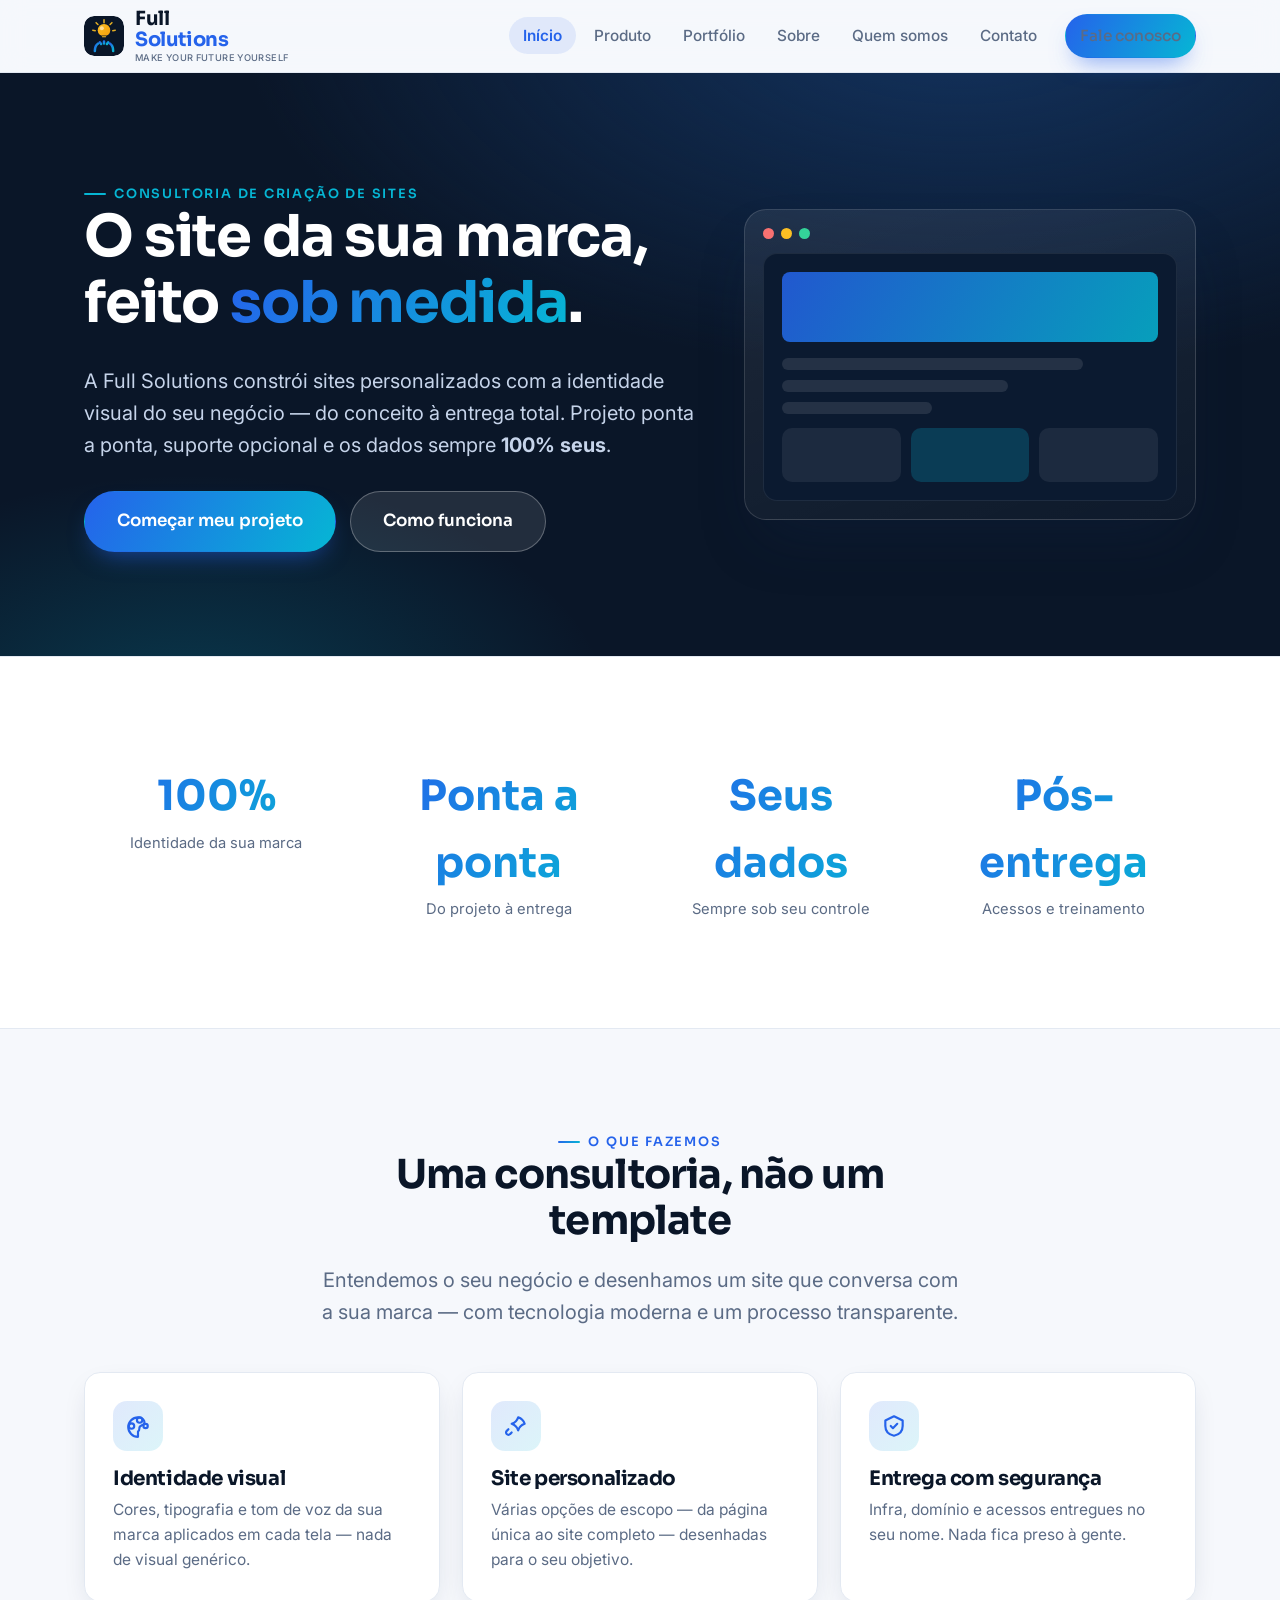
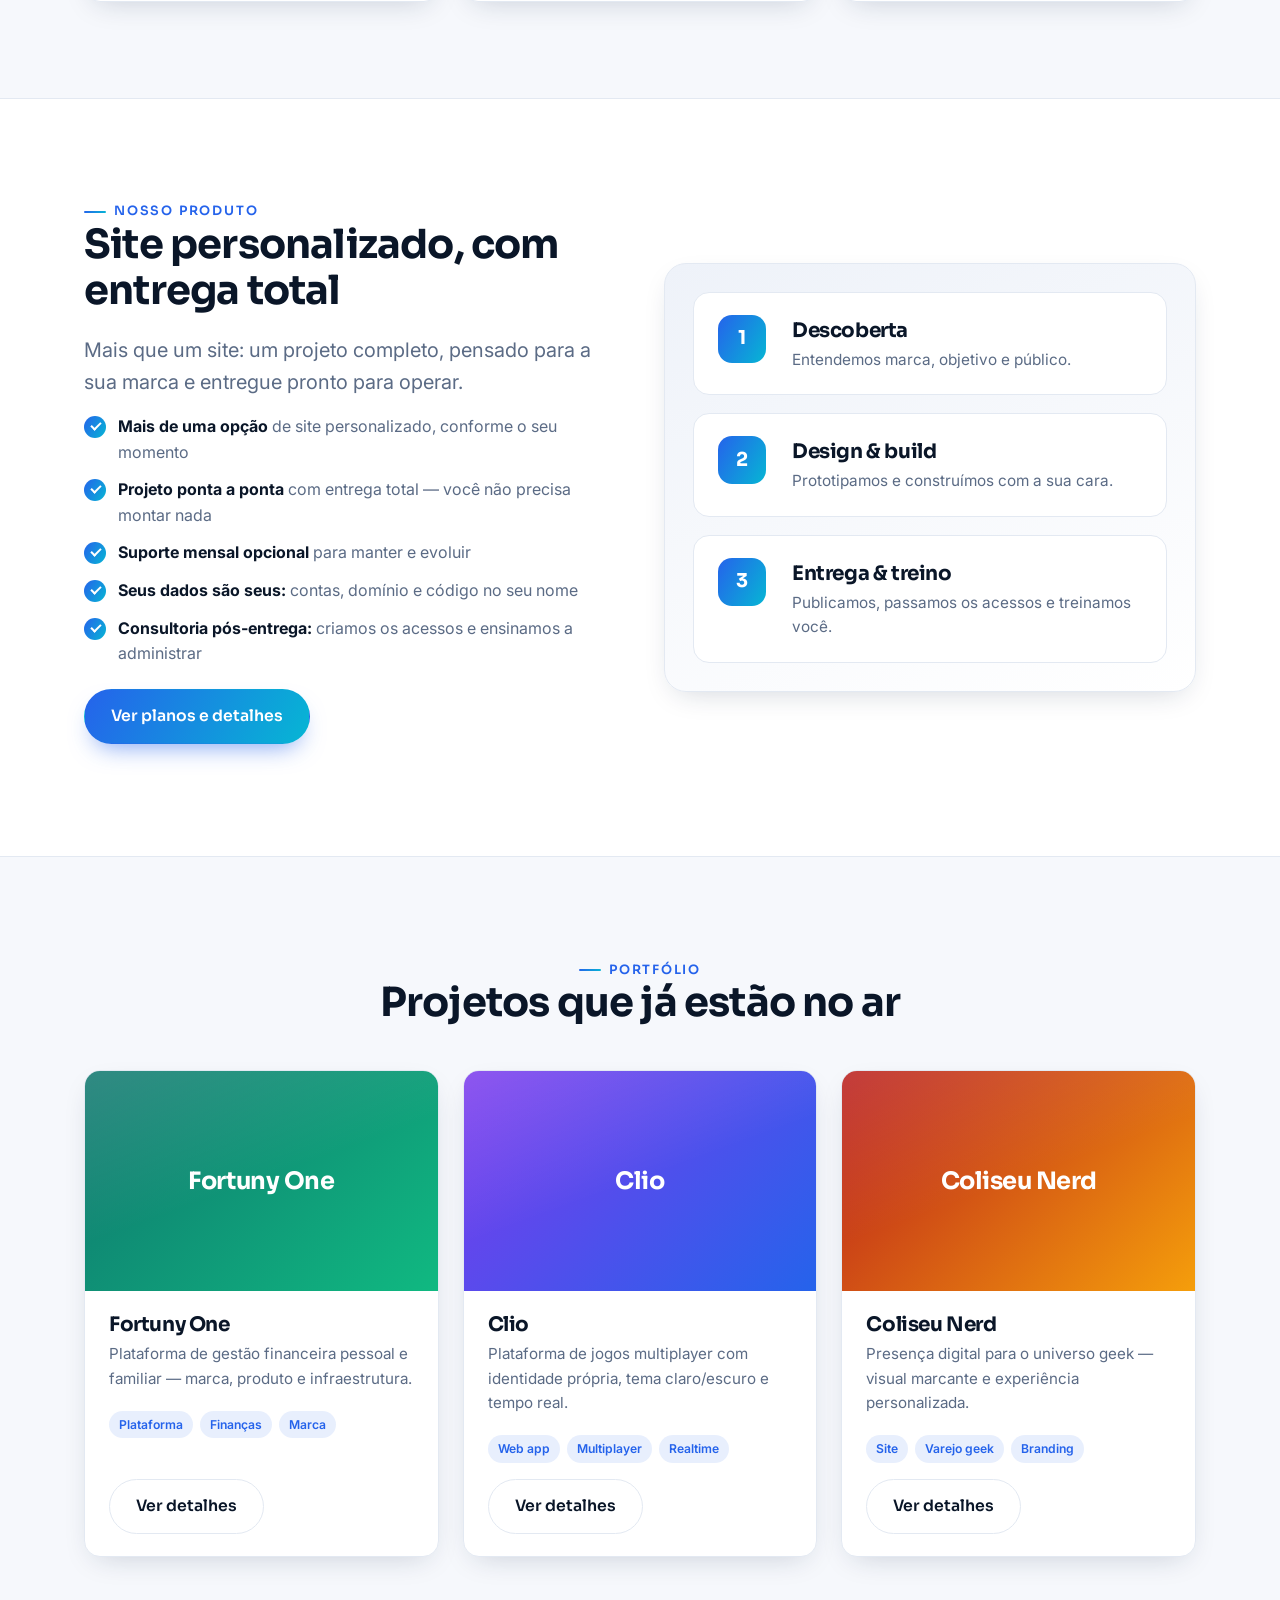
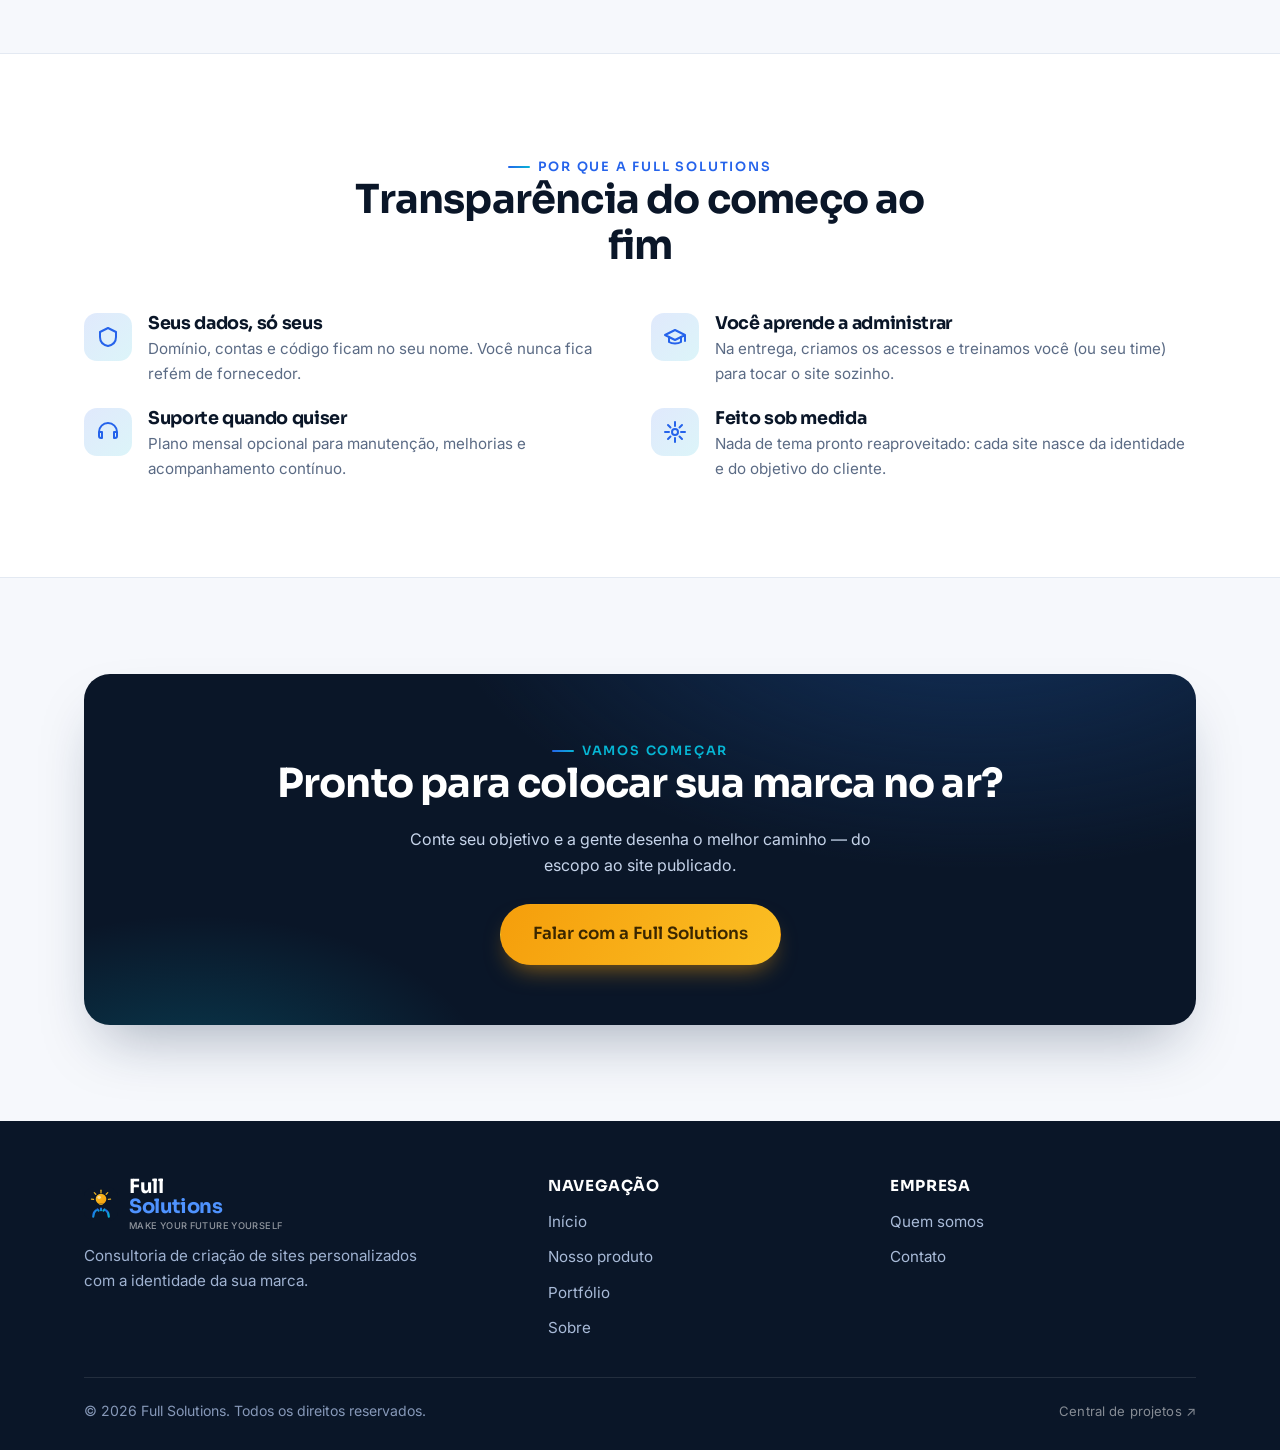
<file: index.html>
<!doctype html>
<html lang="pt-BR">
<head>
<meta charset="utf-8">
<meta name="viewport" content="width=device-width, initial-scale=1">
<title>Full Solutions — Consultoria para construção de sites personalizados</title>
<meta name="description" content="A Full Solutions cria sites personalizados com a identidade visual da sua marca — projeto ponta a ponta, entrega total, suporte opcional e seus dados 100% seus.">
<link rel="icon" href="favicon.svg" type="image/svg+xml">
<link rel="manifest" href="manifest.json">
<meta name="theme-color" content="#0a1628">
<link rel="apple-touch-icon" href="icons/apple-touch-icon.png">
<meta name="apple-mobile-web-app-capable" content="yes">
<meta name="apple-mobile-web-app-title" content="Full Solutions">
<meta name="mobile-web-app-capable" content="yes">
<link rel="preconnect" href="https://fonts.googleapis.com">
<link rel="preconnect" href="https://fonts.gstatic.com" crossorigin>
<link href="https://fonts.googleapis.com/css2?family=Sora:wght@500;600;700&family=Inter:wght@400;500;600&display=swap" rel="stylesheet">
<link rel="stylesheet" href="css/styles.css">
</head>
<body>

<header class="site-header">
  <div class="container nav">
    <a class="brand" href="index.html" aria-label="Full Solutions — início">
      <img class="logo" src="logo.svg" alt="" width="40" height="40">
      <span class="brand-tx">Full <b>Solutions</b><small>Make your future yourself</small></span>
    </a>
    <button class="nav-toggle" aria-label="Abrir menu" aria-expanded="false" aria-controls="menu">
      <svg viewBox="0 0 24 24" fill="none" stroke="currentColor" stroke-width="2" stroke-linecap="round"><path d="M4 7h16M4 12h16M4 17h16"/></svg>
    </button>
    <ul class="nav-links" id="menu">
      <li><a href="index.html" class="active">Início</a></li>
      <li><a href="produto.html">Produto</a></li>
      <li><a href="portfolio.html">Portfólio</a></li>
      <li><a href="sobre.html">Sobre</a></li>
      <li><a href="quem-somos.html">Quem somos</a></li>
      <li><a href="contato.html">Contato</a></li>
      <li class="nav-cta"><a class="btn btn-primary" href="contato.html">Fale conosco</a></li>
    </ul>
  </div>
</header>

<!-- HERO -->
<section class="hero">
  <div class="container">
    <div class="hero-grid">
      <div class="reveal in">
        <span class="eyebrow">Consultoria de criação de sites</span>
        <h1>O site da sua marca, feito <span class="grad-text">sob medida</span>.</h1>
        <p class="lead">A Full Solutions constrói sites personalizados com a identidade visual do seu negócio — do conceito à entrega total. Projeto ponta a ponta, suporte opcional e os dados sempre <strong>100% seus</strong>.</p>
        <div class="hero-actions">
          <a class="btn btn-primary btn-lg" href="contato.html">Começar meu projeto</a>
          <a class="btn btn-light btn-lg" href="produto.html">Como funciona</a>
        </div>
      </div>
      <div class="reveal in">
        <div class="hero-card">
          <div class="bar"><span></span><span></span><span></span></div>
          <div class="screen">
            <div class="sk sk-hero"></div>
            <div class="sk sk-row w80"></div>
            <div class="sk sk-row w60"></div>
            <div class="sk sk-row w40"></div>
            <div class="sk-cards"><div class="sk-card"></div><div class="sk-card"></div><div class="sk-card"></div></div>
          </div>
        </div>
      </div>
    </div>
  </div>
</section>

<!-- STATS -->
<section class="section alt">
  <div class="container">
    <div class="stats">
      <div class="stat reveal"><b>100%</b><span>Identidade da sua marca</span></div>
      <div class="stat reveal"><b>Ponta a ponta</b><span>Do projeto à entrega</span></div>
      <div class="stat reveal"><b>Seus dados</b><span>Sempre sob seu controle</span></div>
      <div class="stat reveal"><b>Pós-entrega</b><span>Acessos e treinamento</span></div>
    </div>
  </div>
</section>

<!-- O QUE FAZEMOS -->
<section class="section">
  <div class="container">
    <div class="section-head center reveal">
      <span class="eyebrow">O que fazemos</span>
      <h2>Uma consultoria, não um template</h2>
      <p class="lead">Entendemos o seu negócio e desenhamos um site que conversa com a sua marca — com tecnologia moderna e um processo transparente.</p>
    </div>
    <div class="grid grid-3">
      <div class="card reveal">
        <div class="ic"><svg viewBox="0 0 24 24" fill="none" stroke="currentColor" stroke-width="2" stroke-linecap="round" stroke-linejoin="round"><circle cx="13.5" cy="6.5" r="2.5"/><circle cx="19" cy="12" r="2"/><circle cx="6" cy="12" r="2.5"/><path d="M12 22a9 9 0 1 1 0-18c4 0 6 2.5 6 4.5 0 3-3.5 2.5-4.5 4.5-.7 1.4.5 3-1.5 4z"/></svg></div>
        <h3>Identidade visual</h3>
        <p>Cores, tipografia e tom de voz da sua marca aplicados em cada tela — nada de visual genérico.</p>
      </div>
      <div class="card reveal">
        <div class="ic"><svg viewBox="0 0 24 24" fill="none" stroke="currentColor" stroke-width="2" stroke-linecap="round" stroke-linejoin="round"><path d="M14 4c3 1 5 3 6 6-3 1-5 3-6 6-1-3-3-5-6-6 3-1 5-3 6-6z"/><path d="M5 15l-1.5 1.5a2 2 0 0 0 0 3 2 2 0 0 0 3 0L8 18"/></svg></div>
        <h3>Site personalizado</h3>
        <p>Várias opções de escopo — da página única ao site completo — desenhadas para o seu objetivo.</p>
      </div>
      <div class="card reveal">
        <div class="ic"><svg viewBox="0 0 24 24" fill="none" stroke="currentColor" stroke-width="2" stroke-linecap="round" stroke-linejoin="round"><path d="M12 3l8 4v5c0 5-3.5 8-8 9-4.5-1-8-4-8-9V7z"/><path d="m9 12 2 2 4-4"/></svg></div>
        <h3>Entrega com segurança</h3>
        <p>Infra, domínio e acessos entregues no seu nome. Nada fica preso à gente.</p>
      </div>
    </div>
  </div>
</section>

<!-- NOSSO PRODUTO (teaser) -->
<section class="section alt">
  <div class="container">
    <div class="split">
      <div class="reveal">
        <span class="eyebrow">Nosso produto</span>
        <h2>Site personalizado, com entrega total</h2>
        <p class="lead">Mais que um site: um projeto completo, pensado para a sua marca e entregue pronto para operar.</p>
        <ul class="checks">
          <li><b>Mais de uma opção</b> de site personalizado, conforme o seu momento</li>
          <li><b>Projeto ponta a ponta</b> com entrega total — você não precisa montar nada</li>
          <li><b>Suporte mensal opcional</b> para manter e evoluir</li>
          <li><b>Seus dados são seus:</b> contas, domínio e código no seu nome</li>
          <li><b>Consultoria pós-entrega:</b> criamos os acessos e ensinamos a administrar</li>
        </ul>
        <p style="margin-top:22px"><a class="btn btn-primary" href="produto.html">Ver planos e detalhes</a></p>
      </div>
      <div class="split-media reveal">
        <div class="steps">
          <div class="step"><div><h3>Descoberta</h3><p>Entendemos marca, objetivo e público.</p></div></div>
          <div class="step"><div><h3>Design &amp; build</h3><p>Prototipamos e construímos com a sua cara.</p></div></div>
          <div class="step"><div><h3>Entrega &amp; treino</h3><p>Publicamos, passamos os acessos e treinamos você.</p></div></div>
        </div>
      </div>
    </div>
  </div>
</section>

<!-- PORTFÓLIO (teaser) -->
<section class="section">
  <div class="container">
    <div class="section-head center reveal">
      <span class="eyebrow">Portfólio</span>
      <h2>Projetos que já estão no ar</h2>
    </div>
    <div class="work">
      <article class="work-card reveal">
        <div class="work-thumb tt-fortuny"><span class="mark">Fortuny One</span></div>
        <div class="work-body"><h3>Fortuny One</h3><p>Plataforma de gestão financeira pessoal e familiar — marca, produto e infraestrutura.</p>
          <div class="work-tags"><span>Plataforma</span><span>Finanças</span><span>Marca</span></div>
          <a class="btn btn-ghost" href="portfolio.html">Ver detalhes</a></div>
      </article>
      <article class="work-card reveal">
        <div class="work-thumb tt-clio"><span class="mark">Clio</span></div>
        <div class="work-body"><h3>Clio</h3><p>Plataforma de jogos multiplayer com identidade própria, tema claro/escuro e tempo real.</p>
          <div class="work-tags"><span>Web app</span><span>Multiplayer</span><span>Realtime</span></div>
          <a class="btn btn-ghost" href="portfolio.html">Ver detalhes</a></div>
      </article>
      <article class="work-card reveal">
        <div class="work-thumb tt-coliseu"><span class="mark">Coliseu Nerd</span></div>
        <div class="work-body"><h3>Coliseu Nerd</h3><p>Presença digital para o universo geek — visual marcante e experiência personalizada.</p>
          <div class="work-tags"><span>Site</span><span>Varejo geek</span><span>Branding</span></div>
          <a class="btn btn-ghost" href="portfolio.html">Ver detalhes</a></div>
      </article>
    </div>
  </div>
</section>

<!-- DIFERENCIAIS -->
<section class="section alt">
  <div class="container">
    <div class="section-head center reveal">
      <span class="eyebrow">Por que a Full Solutions</span>
      <h2>Transparência do começo ao fim</h2>
    </div>
    <div class="grid grid-2">
      <div class="value reveal"><div class="ic"><svg viewBox="0 0 24 24" fill="none" stroke="currentColor" stroke-width="2" stroke-linecap="round" stroke-linejoin="round"><path d="M12 3l8 4v5c0 5-3.5 8-8 9-4.5-1-8-4-8-9V7z"/></svg></div><div><h3>Seus dados, só seus</h3><p>Domínio, contas e código ficam no seu nome. Você nunca fica refém de fornecedor.</p></div></div>
      <div class="value reveal"><div class="ic"><svg viewBox="0 0 24 24" fill="none" stroke="currentColor" stroke-width="2" stroke-linecap="round" stroke-linejoin="round"><path d="M22 10v6M2 10l10-5 10 5-10 5z"/><path d="M6 12v5c3 2 9 2 12 0v-5"/></svg></div><div><h3>Você aprende a administrar</h3><p>Na entrega, criamos os acessos e treinamos você (ou seu time) para tocar o site sozinho.</p></div></div>
      <div class="value reveal"><div class="ic"><svg viewBox="0 0 24 24" fill="none" stroke="currentColor" stroke-width="2" stroke-linecap="round" stroke-linejoin="round"><path d="M3 12a9 9 0 0 1 18 0v4a2 2 0 0 1-2 2h-1v-6h3M6 18H5a2 2 0 0 1-2-2v-4h3z"/></svg></div><div><h3>Suporte quando quiser</h3><p>Plano mensal opcional para manutenção, melhorias e acompanhamento contínuo.</p></div></div>
      <div class="value reveal"><div class="ic"><svg viewBox="0 0 24 24" fill="none" stroke="currentColor" stroke-width="2" stroke-linecap="round" stroke-linejoin="round"><path d="M12 2v4M12 18v4M2 12h4M18 12h4M5 5l2.5 2.5M16.5 16.5 19 19M19 5l-2.5 2.5M7.5 16.5 5 19"/><circle cx="12" cy="12" r="3"/></svg></div><div><h3>Feito sob medida</h3><p>Nada de tema pronto reaproveitado: cada site nasce da identidade e do objetivo do cliente.</p></div></div>
    </div>
  </div>
</section>

<!-- CTA -->
<section class="section">
  <div class="container">
    <div class="cta-band reveal">
      <span class="eyebrow" style="color:var(--brand-2)">Vamos começar</span>
      <h2>Pronto para colocar sua marca no ar?</h2>
      <p>Conte seu objetivo e a gente desenha o melhor caminho — do escopo ao site publicado.</p>
      <a class="btn btn-amber btn-lg" href="contato.html">Falar com a Full Solutions</a>
    </div>
  </div>
</section>

<footer class="site-footer">
  <div class="container">
    <div class="footer-grid">
      <div>
        <div class="brand"><img class="logo" src="logo.svg" alt="" width="34" height="34"> <span class="brand-tx">Full <b style="color:#4f93ff">Solutions</b><small>Make your future yourself</small></span></div>
        <p>Consultoria de criação de sites personalizados com a identidade da sua marca.</p>
      </div>
      <div class="footer-col"><h4>Navegação</h4><ul>
        <li><a href="index.html">Início</a></li>
        <li><a href="produto.html">Nosso produto</a></li>
        <li><a href="portfolio.html">Portfólio</a></li>
        <li><a href="sobre.html">Sobre</a></li>
      </ul></div>
      <div class="footer-col"><h4>Empresa</h4><ul>
        <li><a href="quem-somos.html">Quem somos</a></li>
        <li><a href="contato.html">Contato</a></li>
      </ul></div>
    </div>
    <div class="footer-bottom">
      <span>© <span data-year>2026</span> Full Solutions. Todos os direitos reservados.</span>
      <span class="footer-mini">
        <button type="button" class="mini-link" data-install-app hidden>↓ Baixe o app</button>
        <a class="mini-link" href="https://fau009.github.io" target="_blank" rel="noopener">Central de projetos ↗</a>
      </span>
    </div>
  </div>
</footer>

<script src="js/main.js"></script>
</body>
</html>
</file>
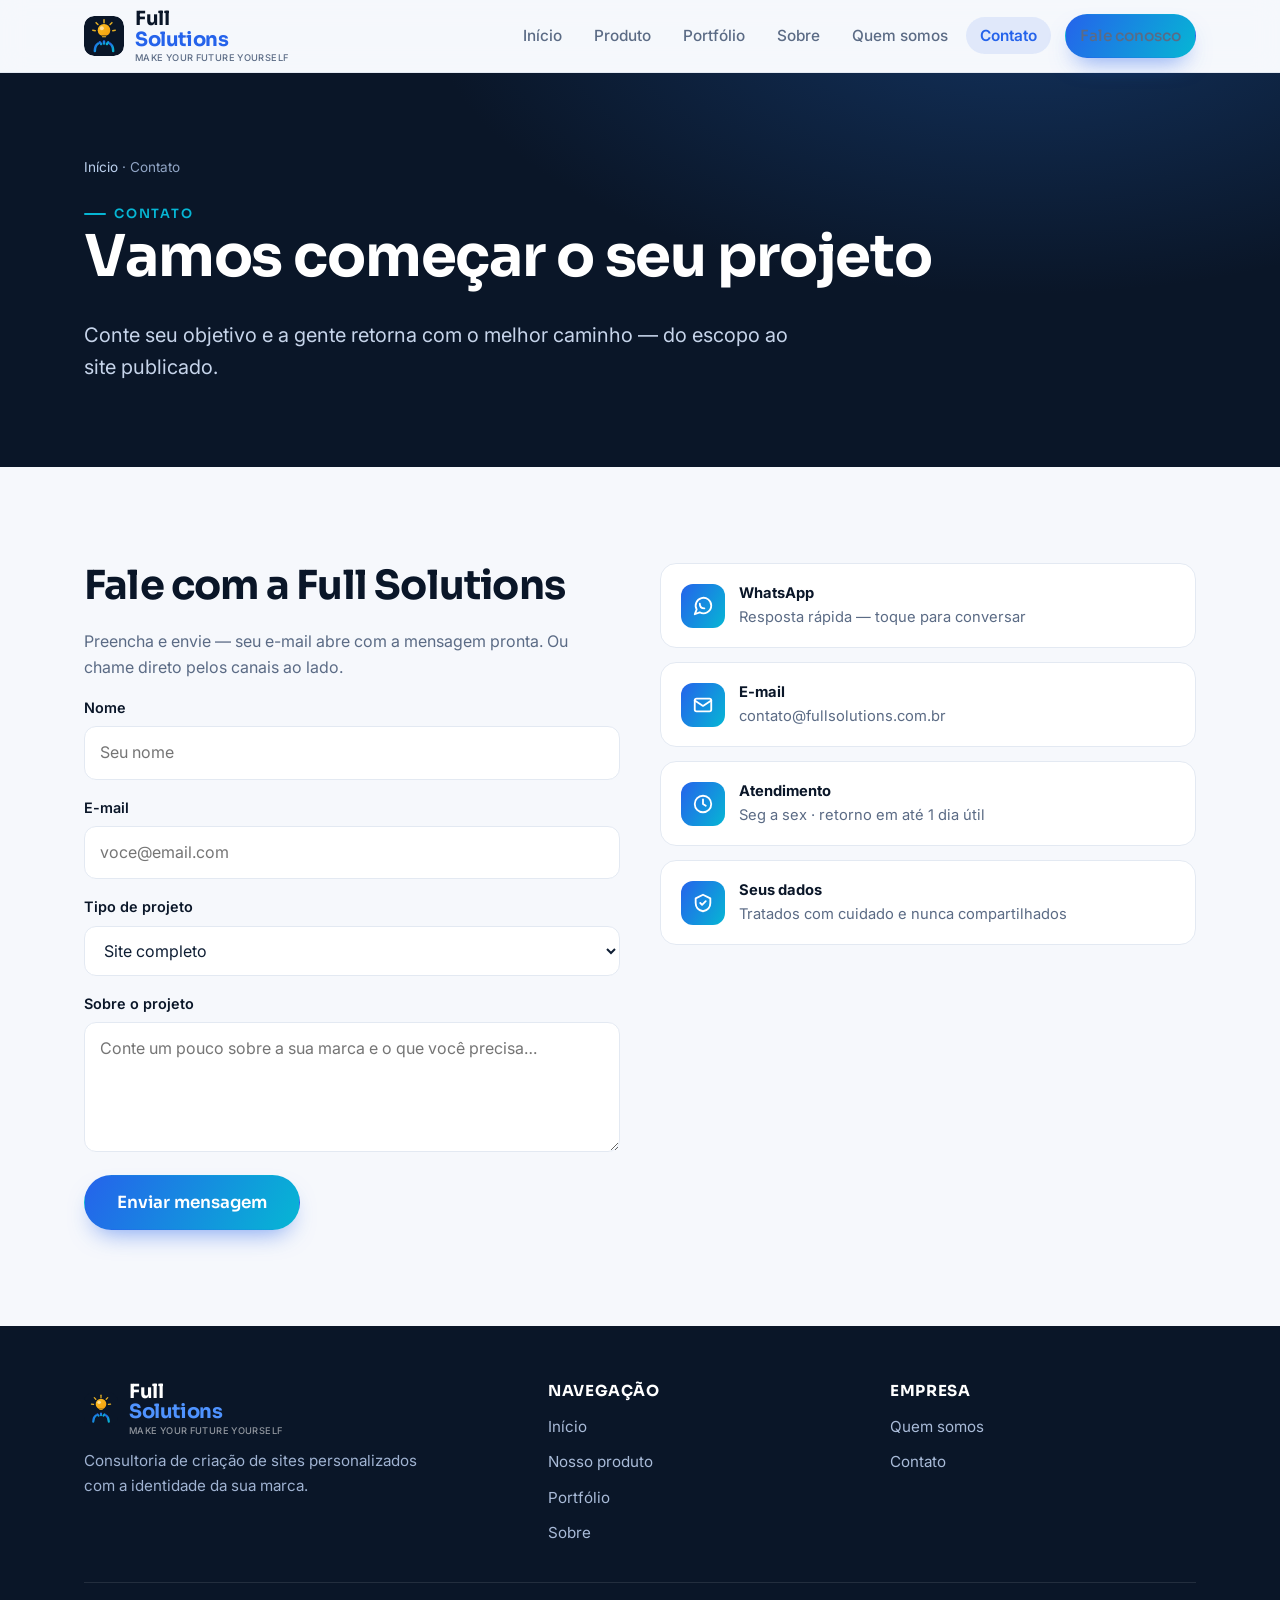
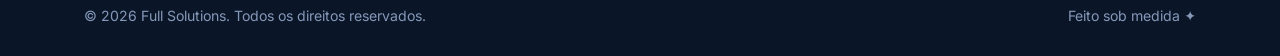
<file: contato.html>
<!doctype html>
<html lang="pt-BR">
<head>
<meta charset="utf-8">
<meta name="viewport" content="width=device-width, initial-scale=1">
<title>Contato — Full Solutions</title>
<meta name="description" content="Fale com a Full Solutions e comece seu projeto de site personalizado. Conte seu objetivo e a gente retorna com o melhor caminho.">
<link rel="icon" href="favicon.svg" type="image/svg+xml">
<link rel="manifest" href="manifest.json">
<meta name="theme-color" content="#0a1628">
<link rel="apple-touch-icon" href="icons/apple-touch-icon.png">
<meta name="apple-mobile-web-app-capable" content="yes">
<meta name="apple-mobile-web-app-title" content="Full Solutions">
<meta name="mobile-web-app-capable" content="yes">
<link rel="preconnect" href="https://fonts.googleapis.com">
<link rel="preconnect" href="https://fonts.gstatic.com" crossorigin>
<link href="https://fonts.googleapis.com/css2?family=Sora:wght@500;600;700&family=Inter:wght@400;500;600&display=swap" rel="stylesheet">
<link rel="stylesheet" href="css/styles.css">
</head>
<body>

<header class="site-header">
  <div class="container nav">
    <a class="brand" href="index.html" aria-label="Full Solutions — início">
      <img class="logo" src="logo.svg" alt="" width="40" height="40">
      <span class="brand-tx">Full <b>Solutions</b><small>Make your future yourself</small></span>
    </a>
    <button class="nav-toggle" aria-label="Abrir menu" aria-expanded="false" aria-controls="menu">
      <svg viewBox="0 0 24 24" fill="none" stroke="currentColor" stroke-width="2" stroke-linecap="round"><path d="M4 7h16M4 12h16M4 17h16"/></svg>
    </button>
    <ul class="nav-links" id="menu">
      <li><a href="index.html">Início</a></li>
      <li><a href="produto.html">Produto</a></li>
      <li><a href="portfolio.html">Portfólio</a></li>
      <li><a href="sobre.html">Sobre</a></li>
      <li><a href="quem-somos.html">Quem somos</a></li>
      <li><a href="contato.html" class="active">Contato</a></li>
      <li class="nav-cta"><a class="btn btn-primary" href="contato.html">Fale conosco</a></li>
    </ul>
  </div>
</header>

<section class="page-hero">
  <div class="container">
    <div class="crumbs"><a href="index.html">Início</a> · Contato</div>
    <span class="eyebrow">Contato</span>
    <h1>Vamos começar o seu projeto</h1>
    <p class="lead">Conte seu objetivo e a gente retorna com o melhor caminho — do escopo ao site publicado.</p>
  </div>
</section>

<section class="section">
  <div class="container">
    <div class="contact-grid">
      <div class="reveal">
        <h2>Fale com a Full Solutions</h2>
        <p class="muted">Preencha e envie — seu e-mail abre com a mensagem pronta. Ou chame direto pelos canais ao lado.</p>
        <form id="form-contato" novalidate>
          <div class="field">
            <label for="nome">Nome</label>
            <input id="nome" name="nome" type="text" placeholder="Seu nome" required>
          </div>
          <div class="field">
            <label for="email">E-mail</label>
            <input id="email" name="email" type="email" placeholder="voce@email.com" required>
          </div>
          <div class="field">
            <label for="tipo">Tipo de projeto</label>
            <select id="tipo" name="tipo">
              <option>Página única / Landing</option>
              <option selected>Site completo</option>
              <option>Site + integrações</option>
              <option>Ainda não sei / quero orientação</option>
            </select>
          </div>
          <div class="field">
            <label for="msg">Sobre o projeto</label>
            <textarea id="msg" name="msg" placeholder="Conte um pouco sobre a sua marca e o que você precisa…"></textarea>
          </div>
          <button class="btn btn-primary btn-lg" type="submit">Enviar mensagem</button>
          <p id="form-aviso" class="muted" style="margin-top:12px;font-size:.9rem" hidden></p>
        </form>
      </div>

      <div class="reveal">
        <div class="contact-cards">
          <a class="contact-item" id="wpp" href="https://wa.me/5500000000000" target="_blank" rel="noopener">
            <span class="ic"><svg viewBox="0 0 24 24" fill="none" stroke="currentColor" stroke-width="2" stroke-linecap="round" stroke-linejoin="round"><path d="M21 11.5a8.5 8.5 0 0 1-12.7 7.4L3 21l2.1-5.3A8.5 8.5 0 1 1 21 11.5z"/><path d="M8.5 9.5c0 3 2 5 5 5"/></svg></span>
            <span><b>WhatsApp</b><span>Resposta rápida — toque para conversar</span></span>
          </a>
          <a class="contact-item" id="mail" href="mailto:contato@fullsolutions.com.br">
            <span class="ic"><svg viewBox="0 0 24 24" fill="none" stroke="currentColor" stroke-width="2" stroke-linecap="round" stroke-linejoin="round"><rect x="3" y="5" width="18" height="14" rx="2"/><path d="m3 7 9 6 9-6"/></svg></span>
            <span><b>E-mail</b><span>contato@fullsolutions.com.br</span></span>
          </a>
          <div class="contact-item">
            <span class="ic"><svg viewBox="0 0 24 24" fill="none" stroke="currentColor" stroke-width="2" stroke-linecap="round" stroke-linejoin="round"><circle cx="12" cy="12" r="9"/><path d="M12 7v5l3 2"/></svg></span>
            <span><b>Atendimento</b><span>Seg a sex · retorno em até 1 dia útil</span></span>
          </div>
          <div class="contact-item">
            <span class="ic"><svg viewBox="0 0 24 24" fill="none" stroke="currentColor" stroke-width="2" stroke-linecap="round" stroke-linejoin="round"><path d="M12 3l8 4v5c0 5-3.5 8-8 9-4.5-1-8-4-8-9V7z"/><path d="m9 12 2 2 4-4"/></svg></span>
            <span><b>Seus dados</b><span>Tratados com cuidado e nunca compartilhados</span></span>
          </div>
        </div>
      </div>
    </div>
  </div>
</section>

<footer class="site-footer">
  <div class="container">
    <div class="footer-grid">
      <div>
        <div class="brand"><img class="logo" src="logo.svg" alt="" width="34" height="34"> <span class="brand-tx">Full <b style="color:#4f93ff">Solutions</b><small>Make your future yourself</small></span></div>
        <p>Consultoria de criação de sites personalizados com a identidade da sua marca.</p>
      </div>
      <div class="footer-col"><h4>Navegação</h4><ul>
        <li><a href="index.html">Início</a></li>
        <li><a href="produto.html">Nosso produto</a></li>
        <li><a href="portfolio.html">Portfólio</a></li>
        <li><a href="sobre.html">Sobre</a></li>
      </ul></div>
      <div class="footer-col"><h4>Empresa</h4><ul>
        <li><a href="quem-somos.html">Quem somos</a></li>
        <li><a href="contato.html">Contato</a></li>
      </ul></div>
    </div>
    <div class="footer-bottom">
      <span>© <span data-year>2026</span> Full Solutions. Todos os direitos reservados.</span>
      <span>Feito sob medida ✦</span>
    </div>
  </div>
</footer>

<script src="js/main.js"></script>
<script>
// Formulário → abre o e-mail com a mensagem pronta (sem backend; dados não passam por terceiros).
(function () {
  var EMAIL_DESTINO = 'contato@fullsolutions.com.br'; // TODO: troque pelo e-mail real da Full Solutions
  var form = document.getElementById('form-contato');
  var aviso = document.getElementById('form-aviso');
  if (!form) return;
  form.addEventListener('submit', function (e) {
    e.preventDefault();
    var nome = form.nome.value.trim(), email = form.email.value.trim(), tipo = form.tipo.value, msg = form.msg.value.trim();
    if (!nome || !email) { aviso.hidden = false; aviso.textContent = 'Preencha nome e e-mail para continuar.'; return; }
    var assunto = 'Novo projeto — ' + nome;
    var corpo = 'Nome: ' + nome + '\nE-mail: ' + email + '\nTipo de projeto: ' + tipo + '\n\n' + (msg || '(sem descrição)');
    window.location.href = 'mailto:' + EMAIL_DESTINO + '?subject=' + encodeURIComponent(assunto) + '&body=' + encodeURIComponent(corpo);
    aviso.hidden = false; aviso.textContent = 'Abrindo seu aplicativo de e-mail com a mensagem pronta…';
  });
})();
</script>
</body>
</html>
</file>
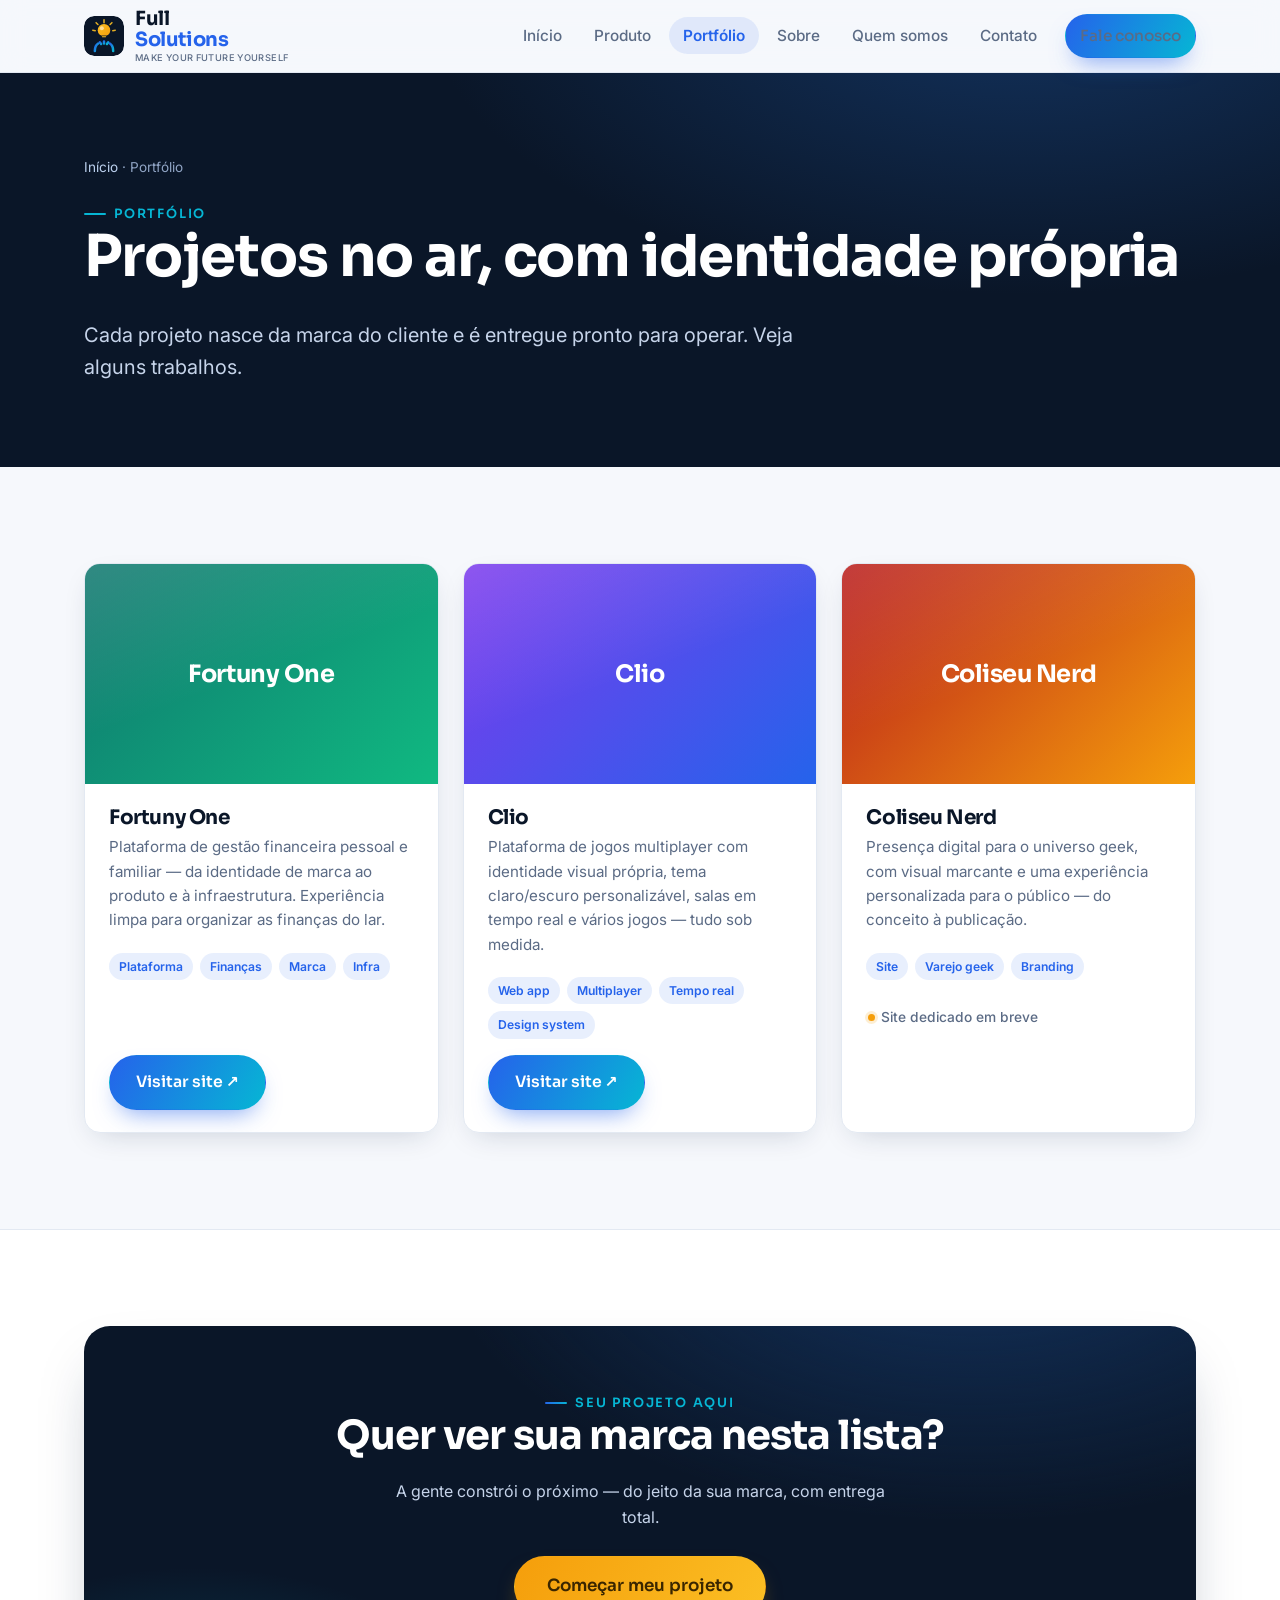
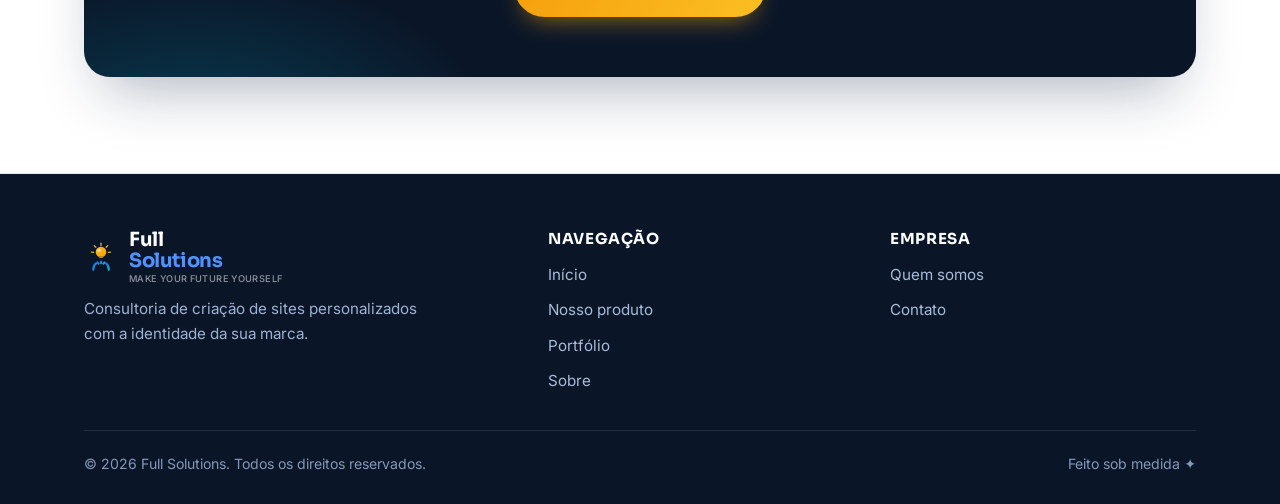
<file: portfolio.html>
<!doctype html>
<html lang="pt-BR">
<head>
<meta charset="utf-8">
<meta name="viewport" content="width=device-width, initial-scale=1">
<title>Portfólio — Full Solutions</title>
<meta name="description" content="Projetos construídos pela Full Solutions: Fortuny One, Clio e Coliseu Nerd — sites e plataformas com identidade visual própria.">
<link rel="icon" href="favicon.svg" type="image/svg+xml">
<link rel="manifest" href="manifest.json">
<meta name="theme-color" content="#0a1628">
<link rel="apple-touch-icon" href="icons/apple-touch-icon.png">
<meta name="apple-mobile-web-app-capable" content="yes">
<meta name="apple-mobile-web-app-title" content="Full Solutions">
<meta name="mobile-web-app-capable" content="yes">
<link rel="preconnect" href="https://fonts.googleapis.com">
<link rel="preconnect" href="https://fonts.gstatic.com" crossorigin>
<link href="https://fonts.googleapis.com/css2?family=Sora:wght@500;600;700&family=Inter:wght@400;500;600&display=swap" rel="stylesheet">
<link rel="stylesheet" href="css/styles.css">
</head>
<body>

<header class="site-header">
  <div class="container nav">
    <a class="brand" href="index.html" aria-label="Full Solutions — início">
      <img class="logo" src="logo.svg" alt="" width="40" height="40">
      <span class="brand-tx">Full <b>Solutions</b><small>Make your future yourself</small></span>
    </a>
    <button class="nav-toggle" aria-label="Abrir menu" aria-expanded="false" aria-controls="menu">
      <svg viewBox="0 0 24 24" fill="none" stroke="currentColor" stroke-width="2" stroke-linecap="round"><path d="M4 7h16M4 12h16M4 17h16"/></svg>
    </button>
    <ul class="nav-links" id="menu">
      <li><a href="index.html">Início</a></li>
      <li><a href="produto.html">Produto</a></li>
      <li><a href="portfolio.html" class="active">Portfólio</a></li>
      <li><a href="sobre.html">Sobre</a></li>
      <li><a href="quem-somos.html">Quem somos</a></li>
      <li><a href="contato.html">Contato</a></li>
      <li class="nav-cta"><a class="btn btn-primary" href="contato.html">Fale conosco</a></li>
    </ul>
  </div>
</header>

<section class="page-hero">
  <div class="container">
    <div class="crumbs"><a href="index.html">Início</a> · Portfólio</div>
    <span class="eyebrow">Portfólio</span>
    <h1>Projetos no ar, com identidade própria</h1>
    <p class="lead">Cada projeto nasce da marca do cliente e é entregue pronto para operar. Veja alguns trabalhos.</p>
  </div>
</section>

<section class="section">
  <div class="container">
    <div class="work">
      <article class="work-card reveal">
        <div class="work-thumb tt-fortuny"><span class="mark">Fortuny One</span></div>
        <div class="work-body">
          <h3>Fortuny One</h3>
          <p>Plataforma de gestão financeira pessoal e familiar — da identidade de marca ao produto e à infraestrutura. Experiência limpa para organizar as finanças do lar.</p>
          <div class="work-tags"><span>Plataforma</span><span>Finanças</span><span>Marca</span><span>Infra</span></div>
          <a class="btn btn-primary" href="https://fortunyone.com.br" target="_blank" rel="noopener">Visitar site ↗</a>
        </div>
      </article>
      <article class="work-card reveal">
        <div class="work-thumb tt-clio"><span class="mark">Clio</span></div>
        <div class="work-body">
          <h3>Clio</h3>
          <p>Plataforma de jogos multiplayer com identidade visual própria, tema claro/escuro personalizável, salas em tempo real e vários jogos — tudo sob medida.</p>
          <div class="work-tags"><span>Web app</span><span>Multiplayer</span><span>Tempo real</span><span>Design system</span></div>
          <a class="btn btn-primary" href="https://clio.coliseunerd.com.br" target="_blank" rel="noopener">Visitar site ↗</a>
        </div>
      </article>
      <article class="work-card reveal">
        <div class="work-thumb tt-coliseu"><span class="mark">Coliseu Nerd</span></div>
        <div class="work-body">
          <h3>Coliseu Nerd</h3>
          <p>Presença digital para o universo geek, com visual marcante e uma experiência personalizada para o público — do conceito à publicação.</p>
          <div class="work-tags"><span>Site</span><span>Varejo geek</span><span>Branding</span></div>
          <span class="work-soon">Site dedicado em breve</span>
        </div>
      </article>
    </div>
  </div>
</section>

<section class="section alt">
  <div class="container">
    <div class="cta-band reveal">
      <span class="eyebrow" style="color:var(--brand-2)">Seu projeto aqui</span>
      <h2>Quer ver sua marca nesta lista?</h2>
      <p>A gente constrói o próximo — do jeito da sua marca, com entrega total.</p>
      <a class="btn btn-amber btn-lg" href="contato.html">Começar meu projeto</a>
    </div>
  </div>
</section>

<footer class="site-footer">
  <div class="container">
    <div class="footer-grid">
      <div>
        <div class="brand"><img class="logo" src="logo.svg" alt="" width="34" height="34"> <span class="brand-tx">Full <b style="color:#4f93ff">Solutions</b><small>Make your future yourself</small></span></div>
        <p>Consultoria de criação de sites personalizados com a identidade da sua marca.</p>
      </div>
      <div class="footer-col"><h4>Navegação</h4><ul>
        <li><a href="index.html">Início</a></li>
        <li><a href="produto.html">Nosso produto</a></li>
        <li><a href="portfolio.html">Portfólio</a></li>
        <li><a href="sobre.html">Sobre</a></li>
      </ul></div>
      <div class="footer-col"><h4>Empresa</h4><ul>
        <li><a href="quem-somos.html">Quem somos</a></li>
        <li><a href="contato.html">Contato</a></li>
      </ul></div>
    </div>
    <div class="footer-bottom">
      <span>© <span data-year>2026</span> Full Solutions. Todos os direitos reservados.</span>
      <span>Feito sob medida ✦</span>
    </div>
  </div>
</footer>

<script src="js/main.js"></script>
</body>
</html>
</file>
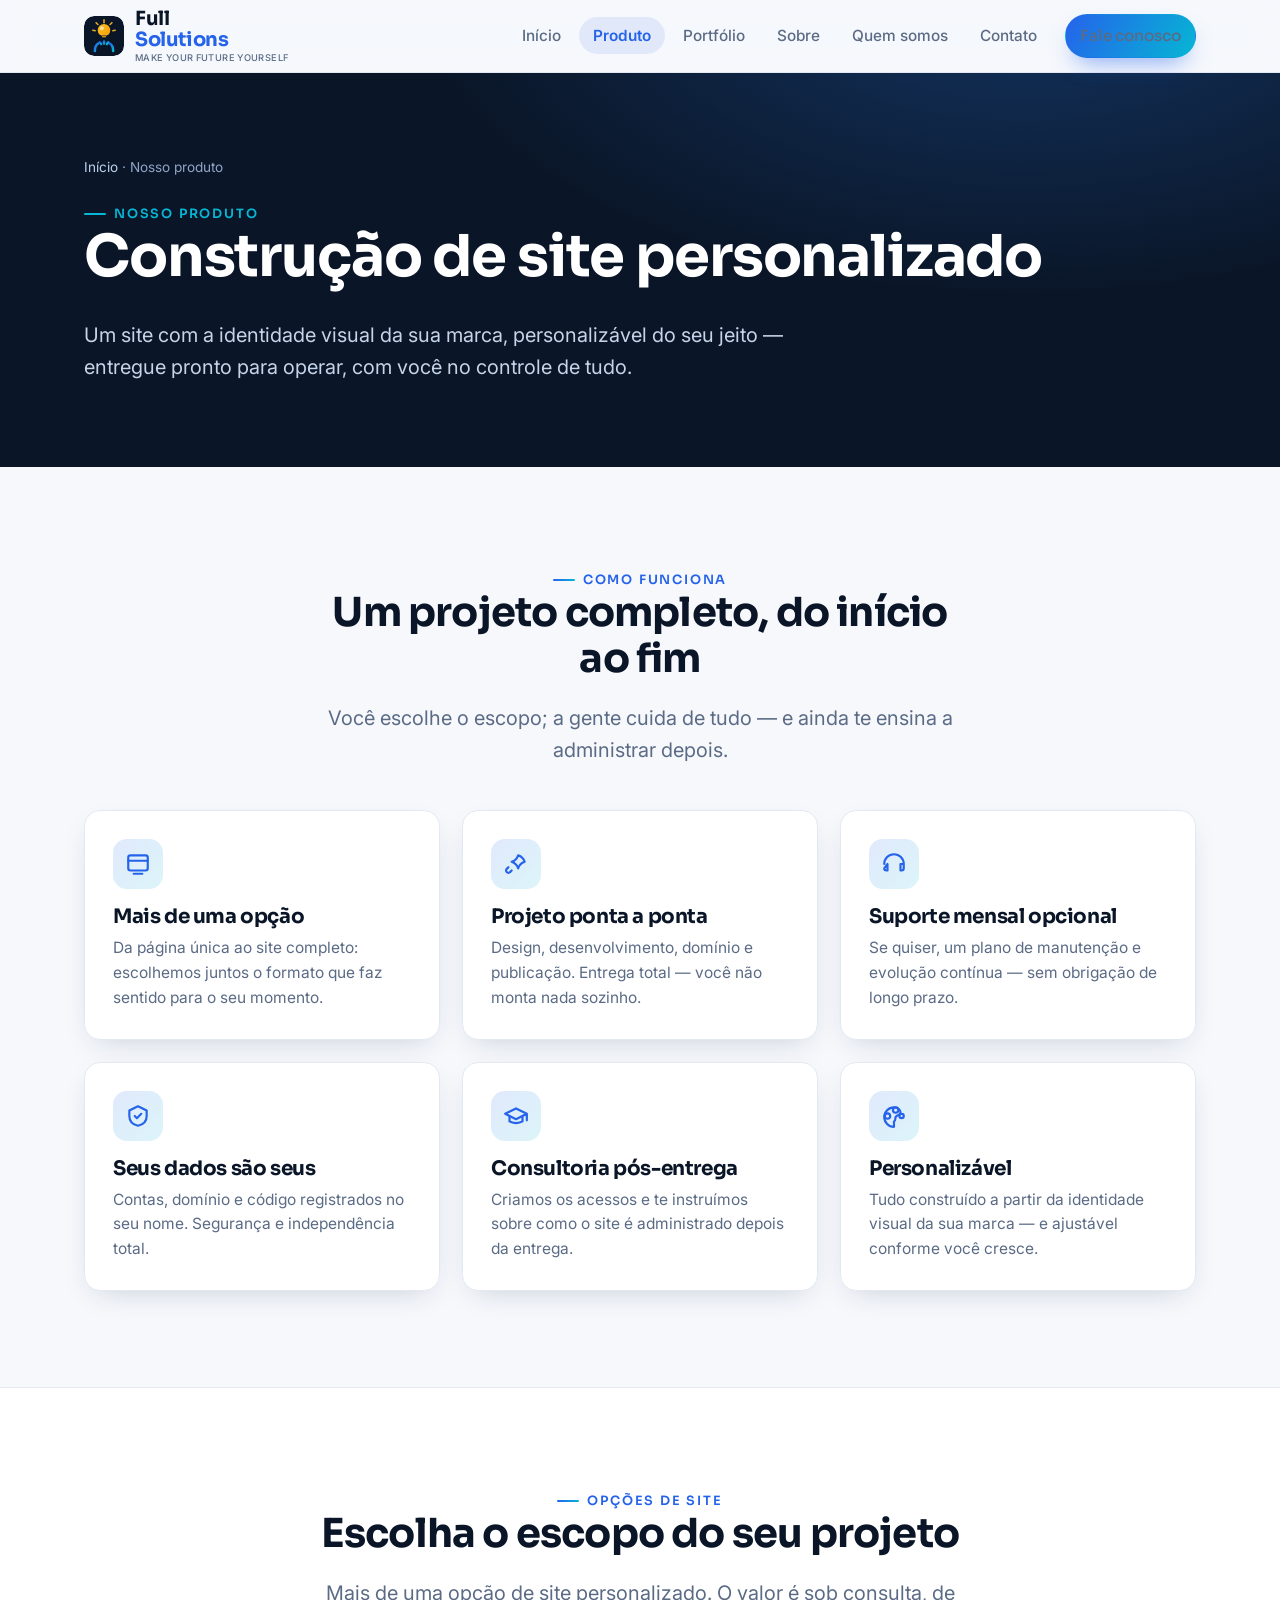
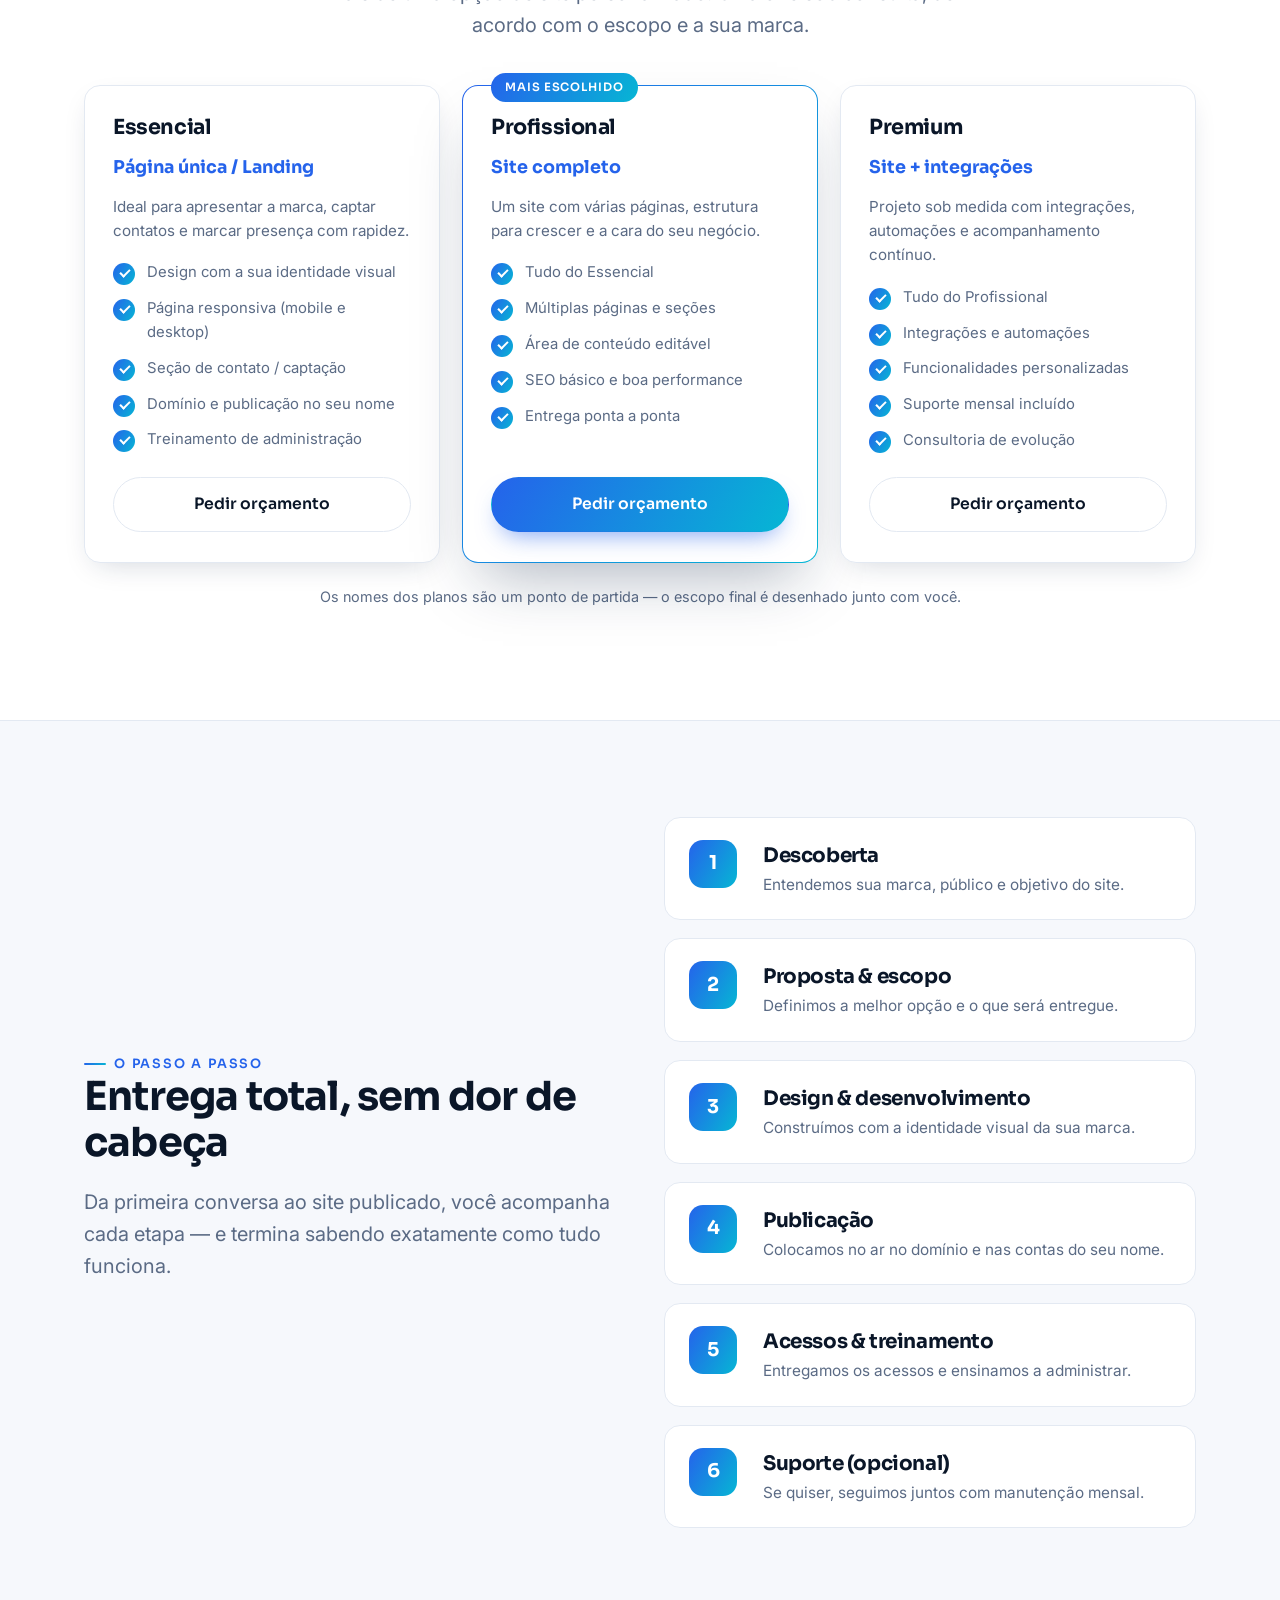
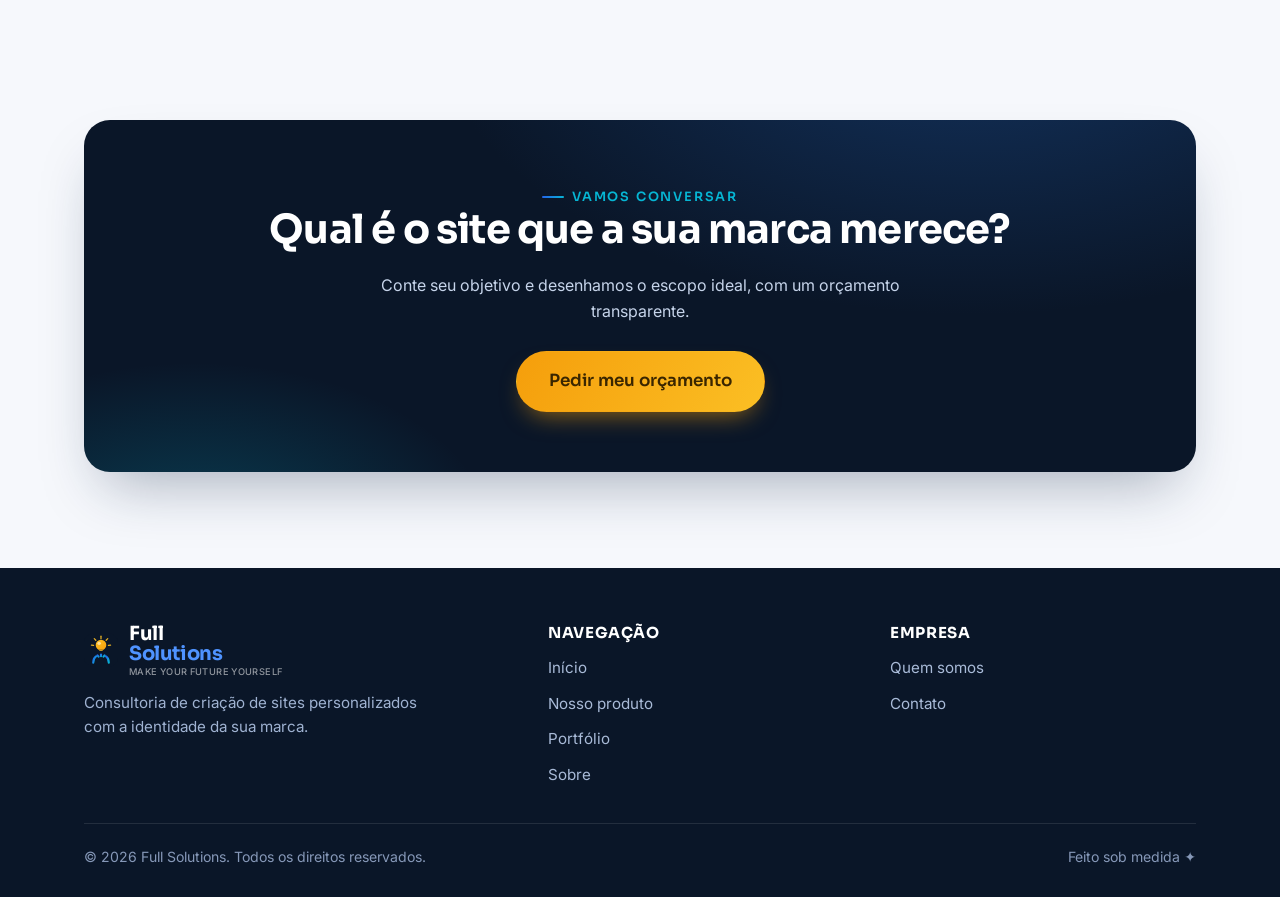
<file: produto.html>
<!doctype html>
<html lang="pt-BR">
<head>
<meta charset="utf-8">
<meta name="viewport" content="width=device-width, initial-scale=1">
<title>Nosso produto — Full Solutions</title>
<meta name="description" content="Site personalizado com a identidade da sua marca: mais de uma opção de escopo, projeto ponta a ponta com entrega total, suporte mensal opcional, dados 100% seus e consultoria pós-entrega.">
<link rel="icon" href="favicon.svg" type="image/svg+xml">
<link rel="manifest" href="manifest.json">
<meta name="theme-color" content="#0a1628">
<link rel="apple-touch-icon" href="icons/apple-touch-icon.png">
<meta name="apple-mobile-web-app-capable" content="yes">
<meta name="apple-mobile-web-app-title" content="Full Solutions">
<meta name="mobile-web-app-capable" content="yes">
<link rel="preconnect" href="https://fonts.googleapis.com">
<link rel="preconnect" href="https://fonts.gstatic.com" crossorigin>
<link href="https://fonts.googleapis.com/css2?family=Sora:wght@500;600;700&family=Inter:wght@400;500;600&display=swap" rel="stylesheet">
<link rel="stylesheet" href="css/styles.css">
</head>
<body>

<header class="site-header">
  <div class="container nav">
    <a class="brand" href="index.html" aria-label="Full Solutions — início">
      <img class="logo" src="logo.svg" alt="" width="40" height="40">
      <span class="brand-tx">Full <b>Solutions</b><small>Make your future yourself</small></span>
    </a>
    <button class="nav-toggle" aria-label="Abrir menu" aria-expanded="false" aria-controls="menu">
      <svg viewBox="0 0 24 24" fill="none" stroke="currentColor" stroke-width="2" stroke-linecap="round"><path d="M4 7h16M4 12h16M4 17h16"/></svg>
    </button>
    <ul class="nav-links" id="menu">
      <li><a href="index.html">Início</a></li>
      <li><a href="produto.html" class="active">Produto</a></li>
      <li><a href="portfolio.html">Portfólio</a></li>
      <li><a href="sobre.html">Sobre</a></li>
      <li><a href="quem-somos.html">Quem somos</a></li>
      <li><a href="contato.html">Contato</a></li>
      <li class="nav-cta"><a class="btn btn-primary" href="contato.html">Fale conosco</a></li>
    </ul>
  </div>
</header>

<section class="page-hero">
  <div class="container">
    <div class="crumbs"><a href="index.html">Início</a> · Nosso produto</div>
    <span class="eyebrow">Nosso produto</span>
    <h1>Construção de site personalizado</h1>
    <p class="lead">Um site com a identidade visual da sua marca, personalizável do seu jeito — entregue pronto para operar, com você no controle de tudo.</p>
  </div>
</section>

<!-- O QUE ESTÁ INCLUSO -->
<section class="section">
  <div class="container">
    <div class="section-head center reveal">
      <span class="eyebrow">Como funciona</span>
      <h2>Um projeto completo, do início ao fim</h2>
      <p class="lead">Você escolhe o escopo; a gente cuida de tudo — e ainda te ensina a administrar depois.</p>
    </div>
    <div class="grid grid-3">
      <div class="card reveal"><div class="ic"><svg viewBox="0 0 24 24" fill="none" stroke="currentColor" stroke-width="2" stroke-linecap="round" stroke-linejoin="round"><rect x="3" y="4" width="18" height="14" rx="2"/><path d="M3 9h18M8 21h8"/></svg></div><h3>Mais de uma opção</h3><p>Da página única ao site completo: escolhemos juntos o formato que faz sentido para o seu momento.</p></div>
      <div class="card reveal"><div class="ic"><svg viewBox="0 0 24 24" fill="none" stroke="currentColor" stroke-width="2" stroke-linecap="round" stroke-linejoin="round"><path d="M14 4c3 1 5 3 6 6-3 1-5 3-6 6-1-3-3-5-6-6 3-1 5-3 6-6z"/><path d="M5 15l-1.5 1.5a2 2 0 0 0 0 3 2 2 0 0 0 3 0L8 18"/></svg></div><h3>Projeto ponta a ponta</h3><p>Design, desenvolvimento, domínio e publicação. Entrega total — você não monta nada sozinho.</p></div>
      <div class="card reveal"><div class="ic"><svg viewBox="0 0 24 24" fill="none" stroke="currentColor" stroke-width="2" stroke-linecap="round" stroke-linejoin="round"><path d="M3 12a9 9 0 0 1 18 0v4a2 2 0 0 1-2 2h-1v-6h3M6 12v6H5a2 2 0 0 1-2-2z"/></svg></div><h3>Suporte mensal opcional</h3><p>Se quiser, um plano de manutenção e evolução contínua — sem obrigação de longo prazo.</p></div>
      <div class="card reveal"><div class="ic"><svg viewBox="0 0 24 24" fill="none" stroke="currentColor" stroke-width="2" stroke-linecap="round" stroke-linejoin="round"><path d="M12 3l8 4v5c0 5-3.5 8-8 9-4.5-1-8-4-8-9V7z"/><path d="m9 12 2 2 4-4"/></svg></div><h3>Seus dados são seus</h3><p>Contas, domínio e código registrados no seu nome. Segurança e independência total.</p></div>
      <div class="card reveal"><div class="ic"><svg viewBox="0 0 24 24" fill="none" stroke="currentColor" stroke-width="2" stroke-linecap="round" stroke-linejoin="round"><path d="M22 10v6M2 10l10-5 10 5-10 5z"/><path d="M6 12v5c3 2 9 2 12 0v-5"/></svg></div><h3>Consultoria pós-entrega</h3><p>Criamos os acessos e te instruímos sobre como o site é administrado depois da entrega.</p></div>
      <div class="card reveal"><div class="ic"><svg viewBox="0 0 24 24" fill="none" stroke="currentColor" stroke-width="2" stroke-linecap="round" stroke-linejoin="round"><circle cx="13.5" cy="6.5" r="2.5"/><circle cx="19" cy="12" r="2"/><circle cx="6" cy="12" r="2.5"/><path d="M12 22a9 9 0 1 1 0-18c4 0 6 2.5 6 4.5 0 3-3.5 2.5-4.5 4.5-.7 1.4.5 3-1.5 4z"/></svg></div><h3>Personalizável</h3><p>Tudo construído a partir da identidade visual da sua marca — e ajustável conforme você cresce.</p></div>
    </div>
  </div>
</section>

<!-- PLANOS -->
<section class="section alt">
  <div class="container">
    <div class="section-head center reveal">
      <span class="eyebrow">Opções de site</span>
      <h2>Escolha o escopo do seu projeto</h2>
      <p class="lead">Mais de uma opção de site personalizado. O valor é sob consulta, de acordo com o escopo e a sua marca.</p>
    </div>
    <div class="plans">
      <div class="plan reveal">
        <h3>Essencial</h3>
        <div class="price">Página única / Landing</div>
        <p class="desc">Ideal para apresentar a marca, captar contatos e marcar presença com rapidez.</p>
        <ul class="checks">
          <li>Design com a sua identidade visual</li>
          <li>Página responsiva (mobile e desktop)</li>
          <li>Seção de contato / captação</li>
          <li>Domínio e publicação no seu nome</li>
          <li>Treinamento de administração</li>
        </ul>
        <a class="btn btn-ghost" href="contato.html">Pedir orçamento</a>
      </div>
      <div class="plan featured reveal">
        <span class="tag">Mais escolhido</span>
        <h3>Profissional</h3>
        <div class="price">Site completo</div>
        <p class="desc">Um site com várias páginas, estrutura para crescer e a cara do seu negócio.</p>
        <ul class="checks">
          <li>Tudo do Essencial</li>
          <li>Múltiplas páginas e seções</li>
          <li>Área de conteúdo editável</li>
          <li>SEO básico e boa performance</li>
          <li>Entrega ponta a ponta</li>
        </ul>
        <a class="btn btn-primary" href="contato.html">Pedir orçamento</a>
      </div>
      <div class="plan reveal">
        <h3>Premium</h3>
        <div class="price">Site + integrações</div>
        <p class="desc">Projeto sob medida com integrações, automações e acompanhamento contínuo.</p>
        <ul class="checks">
          <li>Tudo do Profissional</li>
          <li>Integrações e automações</li>
          <li>Funcionalidades personalizadas</li>
          <li>Suporte mensal incluído</li>
          <li>Consultoria de evolução</li>
        </ul>
        <a class="btn btn-ghost" href="contato.html">Pedir orçamento</a>
      </div>
    </div>
    <p class="center muted" style="margin-top:22px;font-size:.9rem">Os nomes dos planos são um ponto de partida — o escopo final é desenhado junto com você.</p>
  </div>
</section>

<!-- PROCESSO -->
<section class="section">
  <div class="container">
    <div class="split">
      <div class="reveal">
        <span class="eyebrow">O passo a passo</span>
        <h2>Entrega total, sem dor de cabeça</h2>
        <p class="lead">Da primeira conversa ao site publicado, você acompanha cada etapa — e termina sabendo exatamente como tudo funciona.</p>
      </div>
      <div class="reveal">
        <div class="steps">
          <div class="step"><div><h3>Descoberta</h3><p>Entendemos sua marca, público e objetivo do site.</p></div></div>
          <div class="step"><div><h3>Proposta &amp; escopo</h3><p>Definimos a melhor opção e o que será entregue.</p></div></div>
          <div class="step"><div><h3>Design &amp; desenvolvimento</h3><p>Construímos com a identidade visual da sua marca.</p></div></div>
          <div class="step"><div><h3>Publicação</h3><p>Colocamos no ar no domínio e nas contas do seu nome.</p></div></div>
          <div class="step"><div><h3>Acessos &amp; treinamento</h3><p>Entregamos os acessos e ensinamos a administrar.</p></div></div>
          <div class="step"><div><h3>Suporte (opcional)</h3><p>Se quiser, seguimos juntos com manutenção mensal.</p></div></div>
        </div>
      </div>
    </div>
  </div>
</section>

<section class="section">
  <div class="container">
    <div class="cta-band reveal">
      <span class="eyebrow" style="color:var(--brand-2)">Vamos conversar</span>
      <h2>Qual é o site que a sua marca merece?</h2>
      <p>Conte seu objetivo e desenhamos o escopo ideal, com um orçamento transparente.</p>
      <a class="btn btn-amber btn-lg" href="contato.html">Pedir meu orçamento</a>
    </div>
  </div>
</section>

<footer class="site-footer">
  <div class="container">
    <div class="footer-grid">
      <div>
        <div class="brand"><img class="logo" src="logo.svg" alt="" width="34" height="34"> <span class="brand-tx">Full <b style="color:#4f93ff">Solutions</b><small>Make your future yourself</small></span></div>
        <p>Consultoria de criação de sites personalizados com a identidade da sua marca.</p>
      </div>
      <div class="footer-col"><h4>Navegação</h4><ul>
        <li><a href="index.html">Início</a></li>
        <li><a href="produto.html">Nosso produto</a></li>
        <li><a href="portfolio.html">Portfólio</a></li>
        <li><a href="sobre.html">Sobre</a></li>
      </ul></div>
      <div class="footer-col"><h4>Empresa</h4><ul>
        <li><a href="quem-somos.html">Quem somos</a></li>
        <li><a href="contato.html">Contato</a></li>
      </ul></div>
    </div>
    <div class="footer-bottom">
      <span>© <span data-year>2026</span> Full Solutions. Todos os direitos reservados.</span>
      <span>Feito sob medida ✦</span>
    </div>
  </div>
</footer>

<script src="js/main.js"></script>
</body>
</html>
</file>
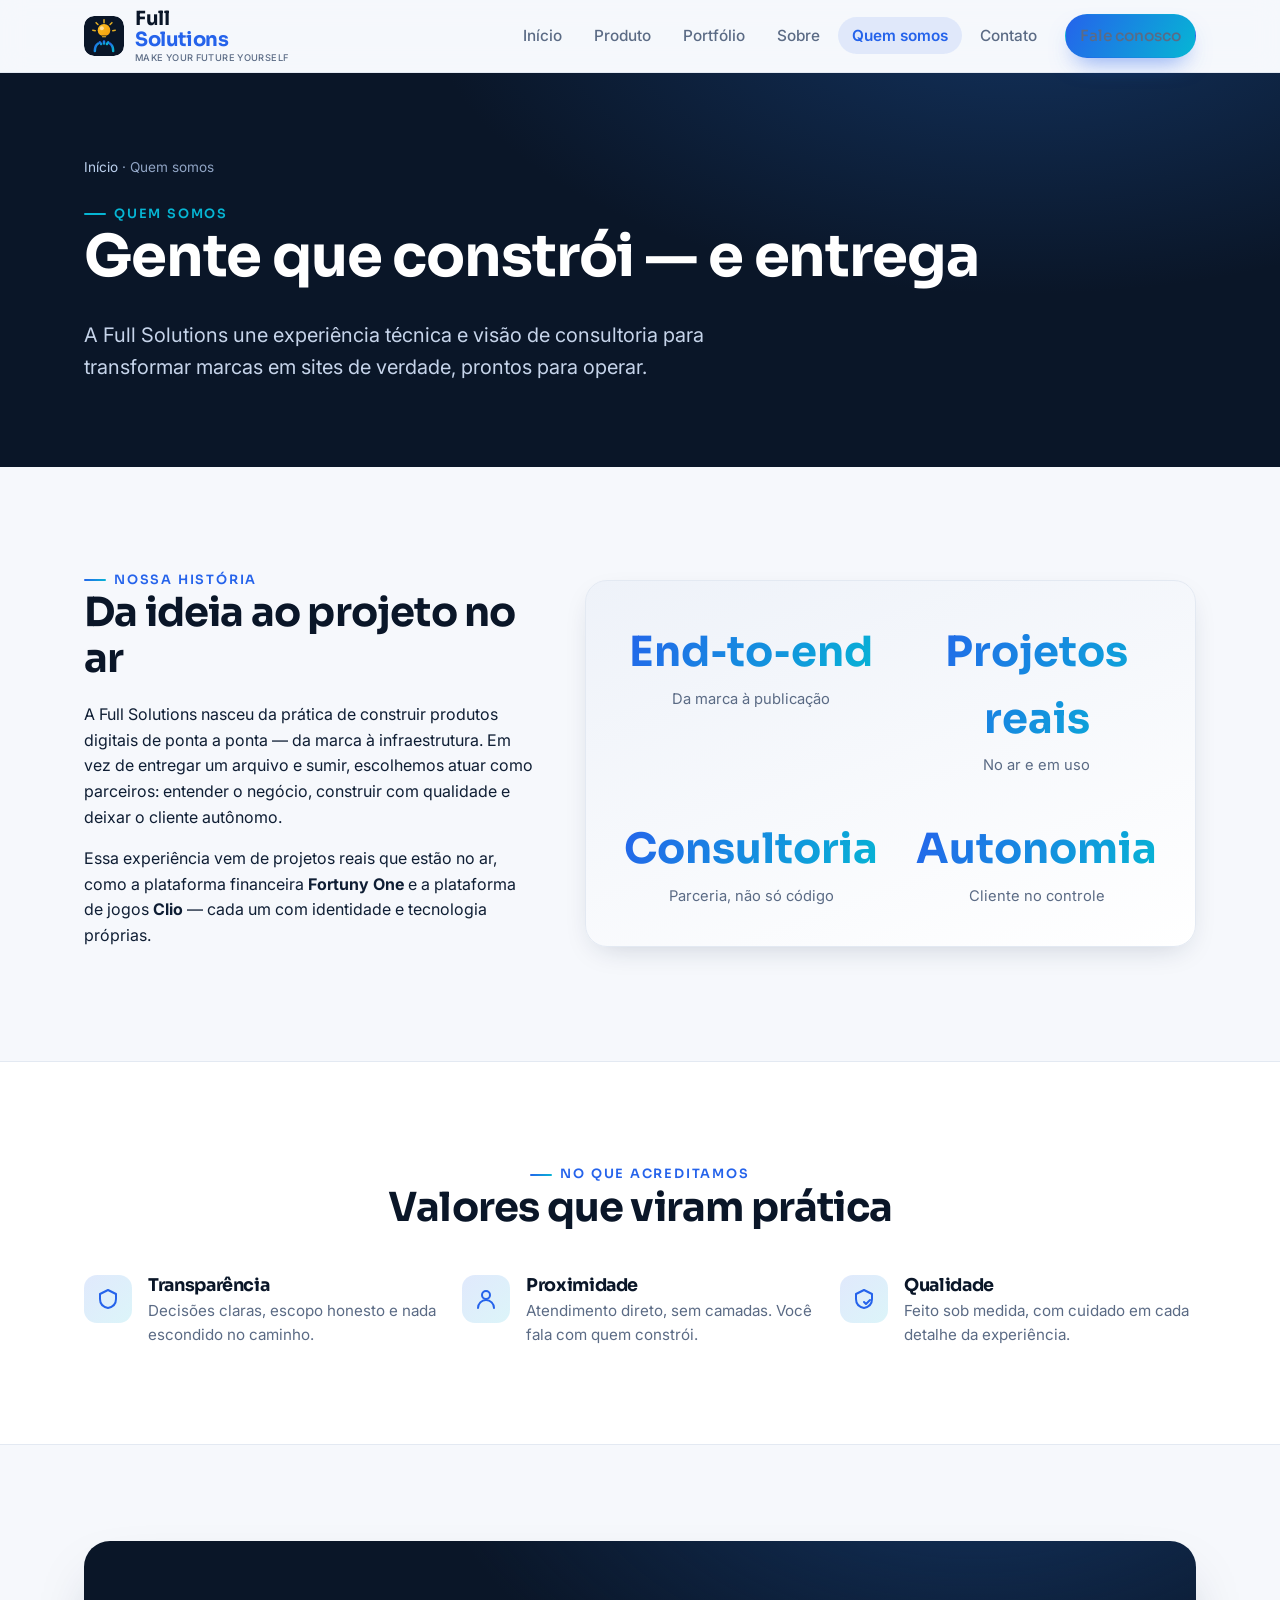
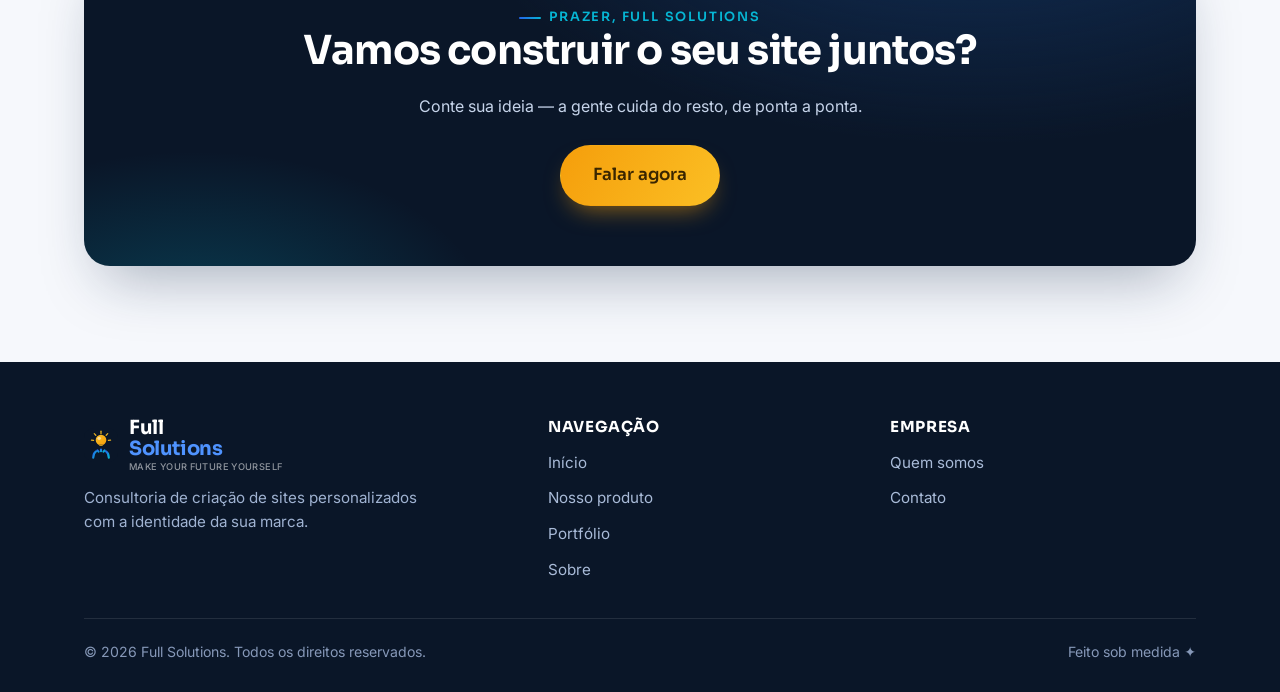
<file: quem-somos.html>
<!doctype html>
<html lang="pt-BR">
<head>
<meta charset="utf-8">
<meta name="viewport" content="width=device-width, initial-scale=1">
<title>Quem somos — Full Solutions</title>
<meta name="description" content="Quem está por trás da Full Solutions: experiência real construindo produtos e sites de ponta a ponta, com foco em consultoria e entrega.">
<link rel="icon" href="favicon.svg" type="image/svg+xml">
<link rel="manifest" href="manifest.json">
<meta name="theme-color" content="#0a1628">
<link rel="apple-touch-icon" href="icons/apple-touch-icon.png">
<meta name="apple-mobile-web-app-capable" content="yes">
<meta name="apple-mobile-web-app-title" content="Full Solutions">
<meta name="mobile-web-app-capable" content="yes">
<link rel="preconnect" href="https://fonts.googleapis.com">
<link rel="preconnect" href="https://fonts.gstatic.com" crossorigin>
<link href="https://fonts.googleapis.com/css2?family=Sora:wght@500;600;700&family=Inter:wght@400;500;600&display=swap" rel="stylesheet">
<link rel="stylesheet" href="css/styles.css">
</head>
<body>

<header class="site-header">
  <div class="container nav">
    <a class="brand" href="index.html" aria-label="Full Solutions — início">
      <img class="logo" src="logo.svg" alt="" width="40" height="40">
      <span class="brand-tx">Full <b>Solutions</b><small>Make your future yourself</small></span>
    </a>
    <button class="nav-toggle" aria-label="Abrir menu" aria-expanded="false" aria-controls="menu">
      <svg viewBox="0 0 24 24" fill="none" stroke="currentColor" stroke-width="2" stroke-linecap="round"><path d="M4 7h16M4 12h16M4 17h16"/></svg>
    </button>
    <ul class="nav-links" id="menu">
      <li><a href="index.html">Início</a></li>
      <li><a href="produto.html">Produto</a></li>
      <li><a href="portfolio.html">Portfólio</a></li>
      <li><a href="sobre.html">Sobre</a></li>
      <li><a href="quem-somos.html" class="active">Quem somos</a></li>
      <li><a href="contato.html">Contato</a></li>
      <li class="nav-cta"><a class="btn btn-primary" href="contato.html">Fale conosco</a></li>
    </ul>
  </div>
</header>

<section class="page-hero">
  <div class="container">
    <div class="crumbs"><a href="index.html">Início</a> · Quem somos</div>
    <span class="eyebrow">Quem somos</span>
    <h1>Gente que constrói — e entrega</h1>
    <p class="lead">A Full Solutions une experiência técnica e visão de consultoria para transformar marcas em sites de verdade, prontos para operar.</p>
  </div>
</section>

<section class="section">
  <div class="container">
    <div class="split">
      <div class="reveal">
        <span class="eyebrow">Nossa história</span>
        <h2>Da ideia ao projeto no ar</h2>
        <p>A Full Solutions nasceu da prática de construir produtos digitais de ponta a ponta — da marca à infraestrutura. Em vez de entregar um arquivo e sumir, escolhemos atuar como parceiros: entender o negócio, construir com qualidade e deixar o cliente autônomo.</p>
        <p>Essa experiência vem de projetos reais que estão no ar, como a plataforma financeira <strong>Fortuny One</strong> e a plataforma de jogos <strong>Clio</strong> — cada um com identidade e tecnologia próprias.</p>
      </div>
      <div class="split-media reveal">
        <div class="stats" style="grid-template-columns:repeat(2,1fr)">
          <div class="stat"><b>End&#8209;to&#8209;end</b><span>Da marca à publicação</span></div>
          <div class="stat"><b>Projetos reais</b><span>No ar e em uso</span></div>
          <div class="stat"><b>Consultoria</b><span>Parceria, não só código</span></div>
          <div class="stat"><b>Autonomia</b><span>Cliente no controle</span></div>
        </div>
      </div>
    </div>
  </div>
</section>

<section class="section alt">
  <div class="container">
    <div class="section-head center reveal">
      <span class="eyebrow">No que acreditamos</span>
      <h2>Valores que viram prática</h2>
    </div>
    <div class="grid grid-3">
      <div class="value reveal"><div class="ic"><svg viewBox="0 0 24 24" fill="none" stroke="currentColor" stroke-width="2" stroke-linecap="round" stroke-linejoin="round"><path d="M12 3l8 4v5c0 5-3.5 8-8 9-4.5-1-8-4-8-9V7z"/></svg></div><div><h3>Transparência</h3><p>Decisões claras, escopo honesto e nada escondido no caminho.</p></div></div>
      <div class="value reveal"><div class="ic"><svg viewBox="0 0 24 24" fill="none" stroke="currentColor" stroke-width="2" stroke-linecap="round" stroke-linejoin="round"><circle cx="12" cy="8" r="4"/><path d="M4 21a8 8 0 0 1 16 0"/></svg></div><div><h3>Proximidade</h3><p>Atendimento direto, sem camadas. Você fala com quem constrói.</p></div></div>
      <div class="value reveal"><div class="ic"><svg viewBox="0 0 24 24" fill="none" stroke="currentColor" stroke-width="2" stroke-linecap="round" stroke-linejoin="round"><path d="m12 15 2 2 4-4"/><path d="M12 3l8 4v5c0 5-3.5 8-8 9-4.5-1-8-4-8-9V7z"/></svg></div><div><h3>Qualidade</h3><p>Feito sob medida, com cuidado em cada detalhe da experiência.</p></div></div>
    </div>
  </div>
</section>

<section class="section">
  <div class="container">
    <div class="cta-band reveal">
      <span class="eyebrow" style="color:var(--brand-2)">Prazer, Full Solutions</span>
      <h2>Vamos construir o seu site juntos?</h2>
      <p>Conte sua ideia — a gente cuida do resto, de ponta a ponta.</p>
      <a class="btn btn-amber btn-lg" href="contato.html">Falar agora</a>
    </div>
  </div>
</section>

<footer class="site-footer">
  <div class="container">
    <div class="footer-grid">
      <div>
        <div class="brand"><img class="logo" src="logo.svg" alt="" width="34" height="34"> <span class="brand-tx">Full <b style="color:#4f93ff">Solutions</b><small>Make your future yourself</small></span></div>
        <p>Consultoria de criação de sites personalizados com a identidade da sua marca.</p>
      </div>
      <div class="footer-col"><h4>Navegação</h4><ul>
        <li><a href="index.html">Início</a></li>
        <li><a href="produto.html">Nosso produto</a></li>
        <li><a href="portfolio.html">Portfólio</a></li>
        <li><a href="sobre.html">Sobre</a></li>
      </ul></div>
      <div class="footer-col"><h4>Empresa</h4><ul>
        <li><a href="quem-somos.html">Quem somos</a></li>
        <li><a href="contato.html">Contato</a></li>
      </ul></div>
    </div>
    <div class="footer-bottom">
      <span>© <span data-year>2026</span> Full Solutions. Todos os direitos reservados.</span>
      <span>Feito sob medida ✦</span>
    </div>
  </div>
</footer>

<script src="js/main.js"></script>
</body>
</html>
</file>
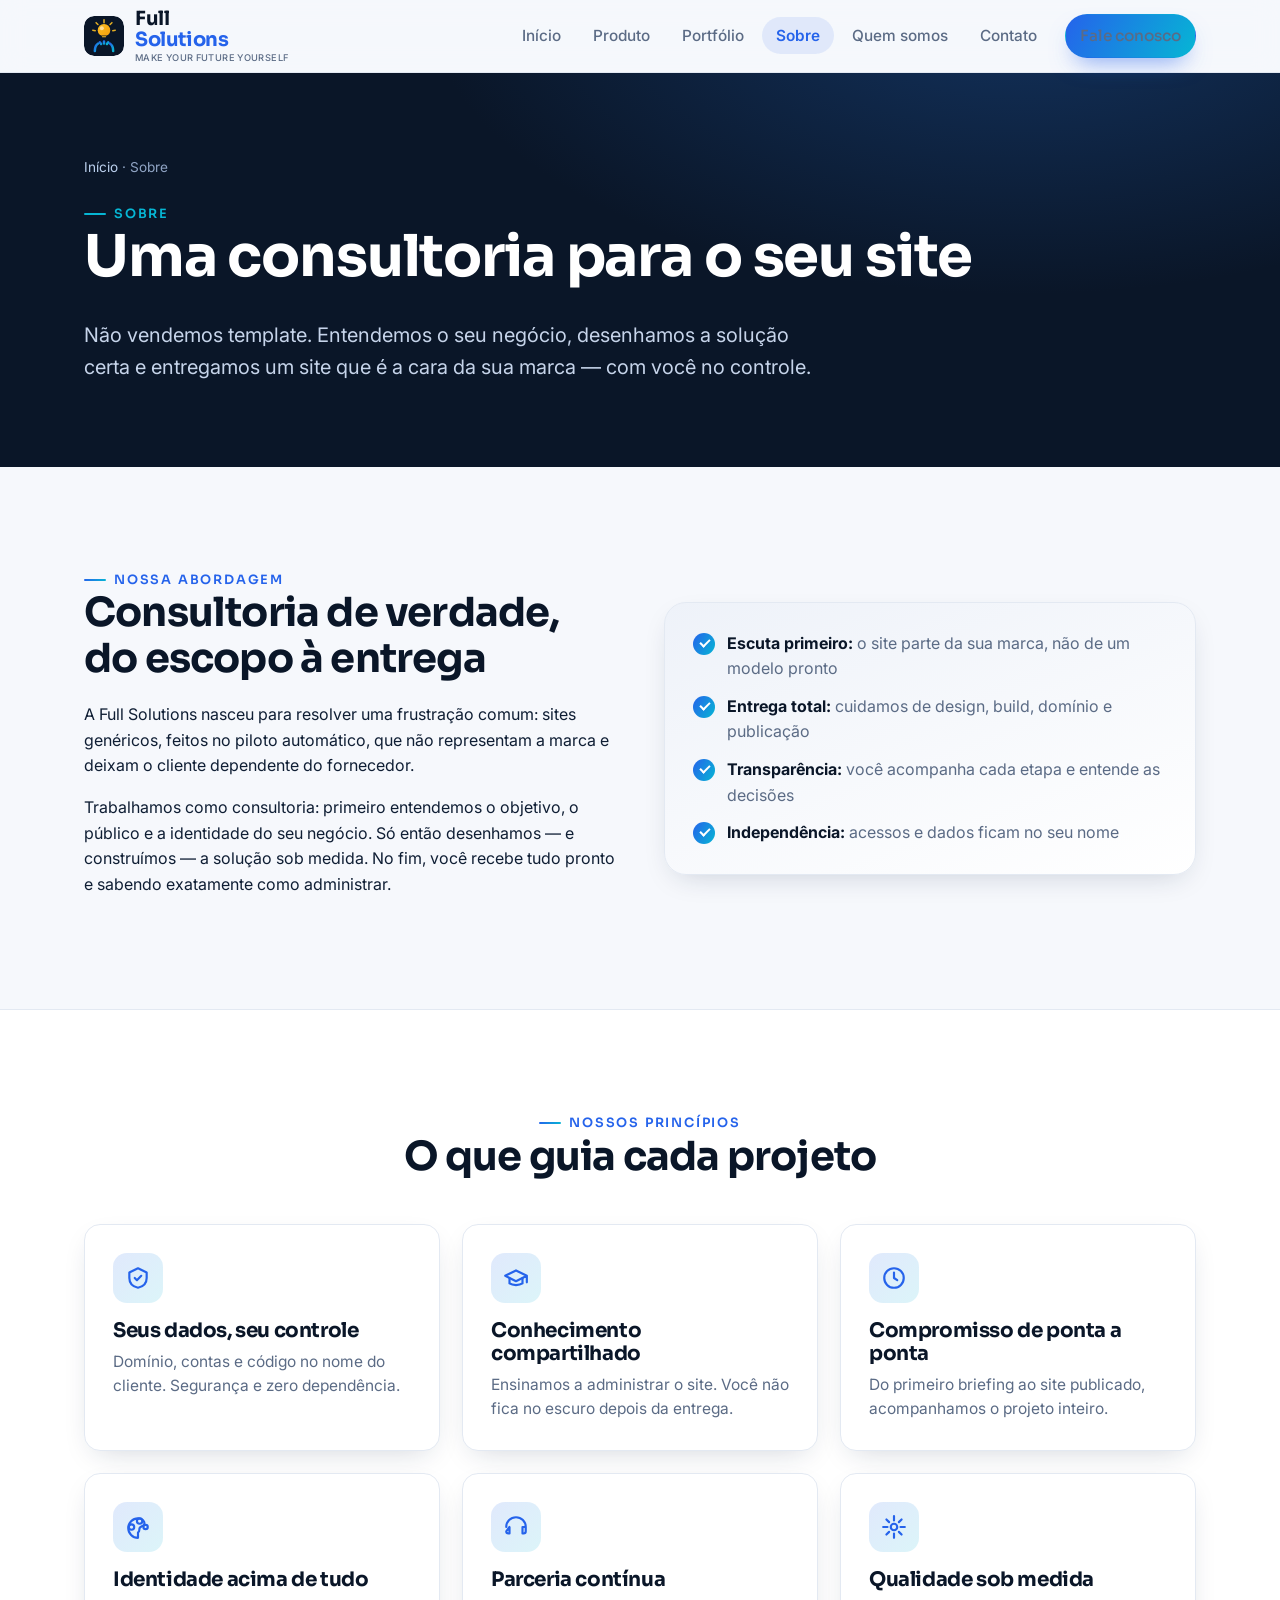
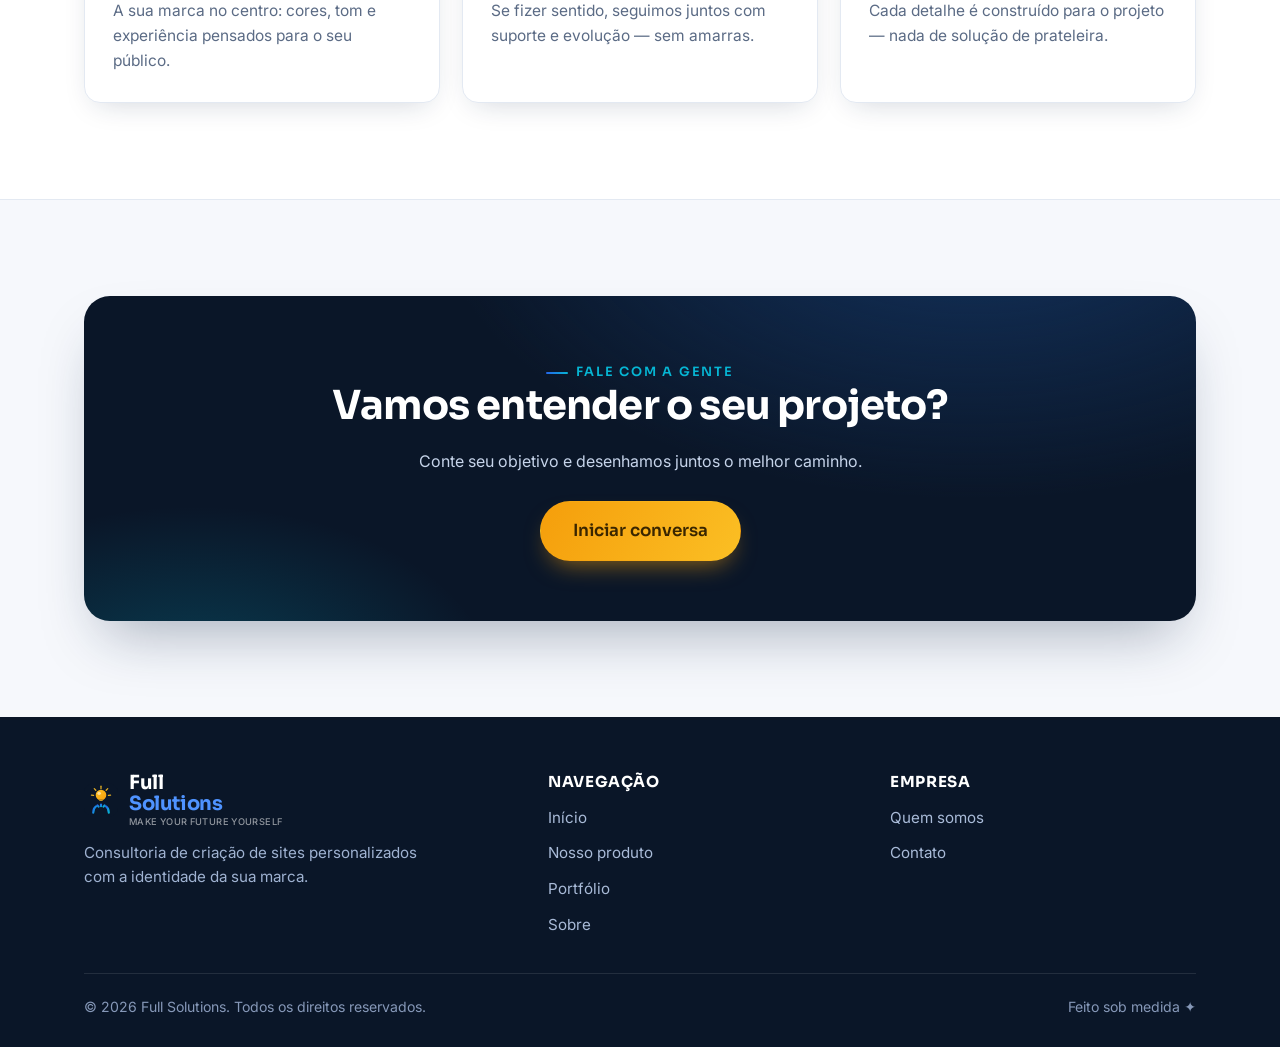
<file: sobre.html>
<!doctype html>
<html lang="pt-BR">
<head>
<meta charset="utf-8">
<meta name="viewport" content="width=device-width, initial-scale=1">
<title>Sobre — Full Solutions</title>
<meta name="description" content="A Full Solutions é uma consultoria de criação de sites: entendemos a sua marca e construímos um site sob medida, com entrega total e total transparência.">
<link rel="icon" href="favicon.svg" type="image/svg+xml">
<link rel="manifest" href="manifest.json">
<meta name="theme-color" content="#0a1628">
<link rel="apple-touch-icon" href="icons/apple-touch-icon.png">
<meta name="apple-mobile-web-app-capable" content="yes">
<meta name="apple-mobile-web-app-title" content="Full Solutions">
<meta name="mobile-web-app-capable" content="yes">
<link rel="preconnect" href="https://fonts.googleapis.com">
<link rel="preconnect" href="https://fonts.gstatic.com" crossorigin>
<link href="https://fonts.googleapis.com/css2?family=Sora:wght@500;600;700&family=Inter:wght@400;500;600&display=swap" rel="stylesheet">
<link rel="stylesheet" href="css/styles.css">
</head>
<body>

<header class="site-header">
  <div class="container nav">
    <a class="brand" href="index.html" aria-label="Full Solutions — início">
      <img class="logo" src="logo.svg" alt="" width="40" height="40">
      <span class="brand-tx">Full <b>Solutions</b><small>Make your future yourself</small></span>
    </a>
    <button class="nav-toggle" aria-label="Abrir menu" aria-expanded="false" aria-controls="menu">
      <svg viewBox="0 0 24 24" fill="none" stroke="currentColor" stroke-width="2" stroke-linecap="round"><path d="M4 7h16M4 12h16M4 17h16"/></svg>
    </button>
    <ul class="nav-links" id="menu">
      <li><a href="index.html">Início</a></li>
      <li><a href="produto.html">Produto</a></li>
      <li><a href="portfolio.html">Portfólio</a></li>
      <li><a href="sobre.html" class="active">Sobre</a></li>
      <li><a href="quem-somos.html">Quem somos</a></li>
      <li><a href="contato.html">Contato</a></li>
      <li class="nav-cta"><a class="btn btn-primary" href="contato.html">Fale conosco</a></li>
    </ul>
  </div>
</header>

<section class="page-hero">
  <div class="container">
    <div class="crumbs"><a href="index.html">Início</a> · Sobre</div>
    <span class="eyebrow">Sobre</span>
    <h1>Uma consultoria para o seu site</h1>
    <p class="lead">Não vendemos template. Entendemos o seu negócio, desenhamos a solução certa e entregamos um site que é a cara da sua marca — com você no controle.</p>
  </div>
</section>

<section class="section">
  <div class="container">
    <div class="split">
      <div class="reveal">
        <span class="eyebrow">Nossa abordagem</span>
        <h2>Consultoria de verdade, do escopo à entrega</h2>
        <p>A Full Solutions nasceu para resolver uma frustração comum: sites genéricos, feitos no piloto automático, que não representam a marca e deixam o cliente dependente do fornecedor.</p>
        <p>Trabalhamos como consultoria: primeiro entendemos o objetivo, o público e a identidade do seu negócio. Só então desenhamos — e construímos — a solução sob medida. No fim, você recebe tudo pronto e sabendo exatamente como administrar.</p>
      </div>
      <div class="split-media reveal">
        <ul class="checks">
          <li><b>Escuta primeiro:</b> o site parte da sua marca, não de um modelo pronto</li>
          <li><b>Entrega total:</b> cuidamos de design, build, domínio e publicação</li>
          <li><b>Transparência:</b> você acompanha cada etapa e entende as decisões</li>
          <li><b>Independência:</b> acessos e dados ficam no seu nome</li>
        </ul>
      </div>
    </div>
  </div>
</section>

<section class="section alt">
  <div class="container">
    <div class="section-head center reveal">
      <span class="eyebrow">Nossos princípios</span>
      <h2>O que guia cada projeto</h2>
    </div>
    <div class="grid grid-3">
      <div class="card reveal"><div class="ic"><svg viewBox="0 0 24 24" fill="none" stroke="currentColor" stroke-width="2" stroke-linecap="round" stroke-linejoin="round"><path d="M12 3l8 4v5c0 5-3.5 8-8 9-4.5-1-8-4-8-9V7z"/><path d="m9 12 2 2 4-4"/></svg></div><h3>Seus dados, seu controle</h3><p>Domínio, contas e código no nome do cliente. Segurança e zero dependência.</p></div>
      <div class="card reveal"><div class="ic"><svg viewBox="0 0 24 24" fill="none" stroke="currentColor" stroke-width="2" stroke-linecap="round" stroke-linejoin="round"><path d="M22 10v6M2 10l10-5 10 5-10 5z"/><path d="M6 12v5c3 2 9 2 12 0v-5"/></svg></div><h3>Conhecimento compartilhado</h3><p>Ensinamos a administrar o site. Você não fica no escuro depois da entrega.</p></div>
      <div class="card reveal"><div class="ic"><svg viewBox="0 0 24 24" fill="none" stroke="currentColor" stroke-width="2" stroke-linecap="round" stroke-linejoin="round"><circle cx="12" cy="12" r="9"/><path d="M12 7v5l3 2"/></svg></div><h3>Compromisso de ponta a ponta</h3><p>Do primeiro briefing ao site publicado, acompanhamos o projeto inteiro.</p></div>
      <div class="card reveal"><div class="ic"><svg viewBox="0 0 24 24" fill="none" stroke="currentColor" stroke-width="2" stroke-linecap="round" stroke-linejoin="round"><circle cx="13.5" cy="6.5" r="2.5"/><circle cx="19" cy="12" r="2"/><circle cx="6" cy="12" r="2.5"/><path d="M12 22a9 9 0 1 1 0-18c4 0 6 2.5 6 4.5 0 3-3.5 2.5-4.5 4.5-.7 1.4.5 3-1.5 4z"/></svg></div><h3>Identidade acima de tudo</h3><p>A sua marca no centro: cores, tom e experiência pensados para o seu público.</p></div>
      <div class="card reveal"><div class="ic"><svg viewBox="0 0 24 24" fill="none" stroke="currentColor" stroke-width="2" stroke-linecap="round" stroke-linejoin="round"><path d="M3 12a9 9 0 0 1 18 0v4a2 2 0 0 1-2 2h-1v-6h3M6 12v6H5a2 2 0 0 1-2-2z"/></svg></div><h3>Parceria contínua</h3><p>Se fizer sentido, seguimos juntos com suporte e evolução — sem amarras.</p></div>
      <div class="card reveal"><div class="ic"><svg viewBox="0 0 24 24" fill="none" stroke="currentColor" stroke-width="2" stroke-linecap="round" stroke-linejoin="round"><path d="M12 2v4M12 18v4M2 12h4M18 12h4M5 5l2.5 2.5M16.5 16.5 19 19M19 5l-2.5 2.5M7.5 16.5 5 19"/><circle cx="12" cy="12" r="3"/></svg></div><h3>Qualidade sob medida</h3><p>Cada detalhe é construído para o projeto — nada de solução de prateleira.</p></div>
    </div>
  </div>
</section>

<section class="section">
  <div class="container">
    <div class="cta-band reveal">
      <span class="eyebrow" style="color:var(--brand-2)">Fale com a gente</span>
      <h2>Vamos entender o seu projeto?</h2>
      <p>Conte seu objetivo e desenhamos juntos o melhor caminho.</p>
      <a class="btn btn-amber btn-lg" href="contato.html">Iniciar conversa</a>
    </div>
  </div>
</section>

<footer class="site-footer">
  <div class="container">
    <div class="footer-grid">
      <div>
        <div class="brand"><img class="logo" src="logo.svg" alt="" width="34" height="34"> <span class="brand-tx">Full <b style="color:#4f93ff">Solutions</b><small>Make your future yourself</small></span></div>
        <p>Consultoria de criação de sites personalizados com a identidade da sua marca.</p>
      </div>
      <div class="footer-col"><h4>Navegação</h4><ul>
        <li><a href="index.html">Início</a></li>
        <li><a href="produto.html">Nosso produto</a></li>
        <li><a href="portfolio.html">Portfólio</a></li>
        <li><a href="sobre.html">Sobre</a></li>
      </ul></div>
      <div class="footer-col"><h4>Empresa</h4><ul>
        <li><a href="quem-somos.html">Quem somos</a></li>
        <li><a href="contato.html">Contato</a></li>
      </ul></div>
    </div>
    <div class="footer-bottom">
      <span>© <span data-year>2026</span> Full Solutions. Todos os direitos reservados.</span>
      <span>Feito sob medida ✦</span>
    </div>
  </div>
</footer>

<script src="js/main.js"></script>
</body>
</html>
</file>
<file: css/styles.css>
/* ============================================================
   FullSolutions — identidade visual
   Navy profundo + gradiente azul→cyan · acento âmbar · base clara
   ============================================================ */
:root {
  /* marca */
  --ink: #0a1628;          /* navy profundo (texto forte / fundos escuros) */
  --ink-2: #0f1f38;
  --brand: #2563eb;        /* azul */
  --brand-2: #06b6d4;      /* cyan */
  --brand-grad: linear-gradient(120deg, #2563eb 0%, #06b6d4 100%);
  --amber: #f59e0b;        /* acento quente (CTA secundário / destaques) */
  --amber-2: #fbbf24;
  /* neutros */
  --bg: #f6f8fc;
  --surface: #ffffff;
  --surface-soft: #eef2f9;
  --line: #e3e9f2;
  --text: #0f1e34;
  --muted: #5b6b85;
  --muted-2: #8a97ad;
  /* efeitos */
  --radius: 16px;
  --radius-sm: 10px;
  --shadow: 0 10px 30px -12px rgba(16, 36, 70, .22);
  --shadow-lg: 0 30px 60px -20px rgba(16, 36, 70, .35);
  --ring: 0 0 0 4px rgba(37, 99, 235, .16);
  --max: 1160px;
  --font-head: "Sora", system-ui, -apple-system, "Segoe UI", Roboto, sans-serif;
  --font-body: "Inter", system-ui, -apple-system, "Segoe UI", Roboto, sans-serif;
}

* { box-sizing: border-box; }
html { scroll-behavior: smooth; }
body {
  margin: 0; font-family: var(--font-body); color: var(--text); background: var(--bg);
  line-height: 1.6; -webkit-font-smoothing: antialiased; overflow-x: hidden;
}
h1, h2, h3, h4 { font-family: var(--font-head); line-height: 1.15; color: var(--ink); font-weight: 700; margin: 0 0 .5em; letter-spacing: -.02em; }
h1 { font-size: clamp(2.1rem, 5vw, 3.6rem); }
h2 { font-size: clamp(1.6rem, 3.4vw, 2.5rem); }
h3 { font-size: 1.25rem; }
p { margin: 0 0 1rem; }
a { color: var(--brand); text-decoration: none; }
img { max-width: 100%; display: block; }
.container { width: 100%; max-width: var(--max); margin: 0 auto; padding: 0 24px; }
.eyebrow { font-family: var(--font-head); font-weight: 600; font-size: .8rem; letter-spacing: .14em; text-transform: uppercase; color: var(--brand); display: inline-flex; align-items: center; gap: 8px; }
.eyebrow::before { content: ""; width: 22px; height: 2px; background: var(--brand-grad); border-radius: 2px; }
.lead { font-size: clamp(1.05rem, 2.2vw, 1.25rem); color: var(--muted); }
.muted { color: var(--muted); }
.center { text-align: center; }
.grad-text { background: var(--brand-grad); -webkit-background-clip: text; background-clip: text; color: transparent; }

/* ---------- botões ---------- */
.btn { display: inline-flex; align-items: center; gap: 10px; font-family: var(--font-head); font-weight: 600; font-size: .98rem; padding: 14px 26px; border-radius: 999px; border: 1px solid transparent; cursor: pointer; transition: transform .15s ease, box-shadow .2s ease, background .2s; white-space: nowrap; }
.btn:focus-visible { outline: none; box-shadow: var(--ring); }
.btn-primary { background: var(--brand-grad); color: #fff; box-shadow: 0 12px 24px -10px rgba(37, 99, 235, .6); }
.btn-primary:hover { transform: translateY(-2px); box-shadow: 0 18px 34px -10px rgba(37, 99, 235, .7); }
.btn-amber { background: linear-gradient(120deg, #f59e0b, #fbbf24); color: #3a2600; box-shadow: 0 12px 24px -10px rgba(245, 158, 11, .6); }
.btn-amber:hover { transform: translateY(-2px); }
.btn-ghost { background: var(--surface); color: var(--ink); border-color: var(--line); }
.btn-ghost:hover { border-color: var(--brand); color: var(--brand); transform: translateY(-2px); }
.btn-light { background: rgba(255,255,255,.1); color: #fff; border-color: rgba(255,255,255,.28); }
.btn-light:hover { background: rgba(255,255,255,.18); transform: translateY(-2px); }
.btn-lg { padding: 16px 32px; font-size: 1.05rem; }

/* ---------- header / nav ---------- */
.site-header { position: sticky; top: 0; z-index: 50; background: rgba(246, 248, 252, .82); backdrop-filter: saturate(160%) blur(12px); border-bottom: 1px solid var(--line); }
.nav { display: flex; align-items: center; justify-content: space-between; height: 72px; }
.brand { display: inline-flex; align-items: center; gap: 11px; font-family: var(--font-head); font-weight: 700; font-size: 1.22rem; color: var(--ink); letter-spacing: -.02em; }
.brand .logo { width: 40px; height: 40px; flex: none; border-radius: 10px; }
.brand b { color: var(--brand); }
.brand-tx { display: inline-flex; flex-direction: column; line-height: 1.04; }
.brand-tx small { font-family: var(--font-body); font-weight: 500; font-size: .58rem; letter-spacing: .04em; text-transform: uppercase; color: var(--muted); margin-top: 3px; }
.site-footer .brand .logo { width: 34px; height: 34px; }
.site-footer .brand-tx small { color: rgba(255, 255, 255, .55); }
.nav-links { display: flex; align-items: center; gap: 4px; list-style: none; margin: 0; padding: 0; }
.nav-links a { color: var(--muted); font-weight: 500; font-size: .96rem; padding: 9px 14px; border-radius: 999px; transition: color .15s, background .15s; }
.nav-links a:hover { color: var(--ink); background: var(--surface-soft); }
.nav-links a.active { color: var(--brand); background: rgba(37, 99, 235, .1); font-weight: 600; }
.nav-cta { margin-left: 10px; }
.nav-toggle { display: none; background: none; border: 1px solid var(--line); border-radius: 10px; width: 44px; height: 42px; cursor: pointer; padding: 0; color: var(--ink); }
.nav-toggle svg { width: 22px; height: 22px; margin: 0 auto; }

@media (max-width: 880px) {
  .nav-toggle { display: inline-flex; align-items: center; }
  .nav-links { position: absolute; top: 72px; left: 0; right: 0; flex-direction: column; align-items: stretch; gap: 2px; background: var(--surface); border-bottom: 1px solid var(--line); padding: 12px 16px 18px; box-shadow: var(--shadow); transform: translateY(-8px); opacity: 0; pointer-events: none; transition: .2s; }
  .nav-links.open { transform: none; opacity: 1; pointer-events: auto; }
  .nav-links a { padding: 13px 14px; font-size: 1rem; }
  .nav-cta { margin: 8px 0 0; }
  .nav-cta .btn { width: 100%; justify-content: center; }
}

/* ---------- hero ---------- */
.hero { position: relative; background: radial-gradient(1200px 600px at 75% -10%, #13335f 0%, transparent 60%), var(--ink); color: #fff; overflow: hidden; }
.hero::after { content: ""; position: absolute; inset: 0; background: radial-gradient(700px 400px at 15% 110%, rgba(6, 182, 212, .22), transparent 60%); pointer-events: none; }
.hero .container { position: relative; z-index: 1; padding-top: clamp(56px, 9vw, 104px); padding-bottom: clamp(56px, 9vw, 104px); }
.hero h1 { color: #fff; max-width: 15ch; }
.hero .eyebrow { color: var(--brand-2); }
.hero .eyebrow::before { background: var(--brand-2); }
.hero .lead { color: #c6d4ea; max-width: 54ch; }
.hero-actions { display: flex; flex-wrap: wrap; gap: 14px; margin-top: 30px; }
.hero-grid { display: grid; grid-template-columns: 1.15fr .85fr; gap: 48px; align-items: center; }
@media (max-width: 920px) { .hero-grid { grid-template-columns: 1fr; gap: 36px; } }

/* cartão flutuante do hero (mockup abstrato de site) */
.hero-card { background: linear-gradient(160deg, rgba(255,255,255,.08), rgba(255,255,255,.02)); border: 1px solid rgba(255,255,255,.14); border-radius: 22px; padding: 18px; box-shadow: var(--shadow-lg); backdrop-filter: blur(6px); }
.hero-card .bar { display: flex; gap: 7px; margin-bottom: 14px; }
.hero-card .bar span { width: 11px; height: 11px; border-radius: 50%; background: rgba(255,255,255,.3); }
.hero-card .bar span:first-child { background: #f87171; } .hero-card .bar span:nth-child(2) { background: #fbbf24; } .hero-card .bar span:nth-child(3) { background: #34d399; }
.hero-card .screen { background: #0b1a30; border-radius: 14px; padding: 18px; border: 1px solid rgba(255,255,255,.08); }
.sk { border-radius: 8px; background: rgba(255,255,255,.1); }
.sk-row { height: 12px; margin-bottom: 10px; }
.sk-row.w80 { width: 80%; } .sk-row.w60 { width: 60%; } .sk-row.w40 { width: 40%; }
.sk-hero { height: 70px; margin-bottom: 16px; background: var(--brand-grad); opacity: .85; }
.sk-cards { display: grid; grid-template-columns: repeat(3,1fr); gap: 10px; margin-top: 14px; }
.sk-card { height: 54px; background: rgba(255,255,255,.07); border-radius: 10px; }
.sk-card:nth-child(2) { background: rgba(6,182,212,.22); }

/* ---------- seções ---------- */
.section { padding: clamp(56px, 8vw, 96px) 0; }
.section-head { max-width: 640px; margin: 0 0 44px; }
.section-head.center { margin-left: auto; margin-right: auto; text-align: center; }
.section.alt { background: var(--surface); border-top: 1px solid var(--line); border-bottom: 1px solid var(--line); }

/* grid de cards */
.grid { display: grid; gap: 22px; }
.grid-3 { grid-template-columns: repeat(3, 1fr); }
.grid-2 { grid-template-columns: repeat(2, 1fr); }
@media (max-width: 860px) { .grid-3 { grid-template-columns: 1fr; } .grid-2 { grid-template-columns: 1fr; } }

.card { background: var(--surface); border: 1px solid var(--line); border-radius: var(--radius); padding: 28px; box-shadow: var(--shadow); transition: transform .18s ease, box-shadow .2s ease, border-color .2s; }
.card:hover { transform: translateY(-4px); box-shadow: var(--shadow-lg); border-color: #cdd9ee; }
.card .ic { width: 50px; height: 50px; border-radius: 14px; display: grid; place-items: center; background: linear-gradient(135deg, rgba(37,99,235,.14), rgba(6,182,212,.14)); color: var(--brand); margin-bottom: 16px; }
.card .ic svg { width: 26px; height: 26px; }
.card h3 { margin-bottom: 8px; }
.card p { color: var(--muted); margin: 0; font-size: .97rem; }

/* lista de checks */
.checks { list-style: none; margin: 0; padding: 0; display: grid; gap: 12px; }
.checks li { position: relative; padding-left: 34px; color: var(--muted); }
.checks li::before { content: ""; position: absolute; left: 0; top: 2px; width: 22px; height: 22px; border-radius: 50%; background: var(--brand-grad); }
.checks li::after { content: ""; position: absolute; left: 7px; top: 8px; width: 8px; height: 4px; border-left: 2px solid #fff; border-bottom: 2px solid #fff; transform: rotate(-45deg); }
.checks li b { color: var(--ink); }

/* passos / processo */
.steps { counter-reset: s; display: grid; gap: 18px; }
.step { display: grid; grid-template-columns: 56px 1fr; gap: 18px; align-items: start; background: var(--surface); border: 1px solid var(--line); border-radius: var(--radius); padding: 22px 24px; }
.step::before { counter-increment: s; content: counter(s); font-family: var(--font-head); font-weight: 700; font-size: 1.2rem; color: #fff; width: 48px; height: 48px; border-radius: 14px; background: var(--brand-grad); display: grid; place-items: center; }
.step h3 { margin: 4px 0 6px; }
.step p { margin: 0; color: var(--muted); font-size: .96rem; }

/* preços / planos */
.plans { display: grid; grid-template-columns: repeat(3, 1fr); gap: 22px; align-items: stretch; }
@media (max-width: 920px) { .plans { grid-template-columns: 1fr; } }
.plan { background: var(--surface); border: 1px solid var(--line); border-radius: var(--radius); padding: 30px 28px; display: flex; flex-direction: column; box-shadow: var(--shadow); }
.plan.featured { border: 1.5px solid transparent; background: linear-gradient(var(--surface), var(--surface)) padding-box, var(--brand-grad) border-box; box-shadow: var(--shadow-lg); position: relative; }
.plan.featured .tag { position: absolute; top: -13px; left: 28px; background: var(--brand-grad); color: #fff; font-family: var(--font-head); font-weight: 600; font-size: .72rem; letter-spacing: .08em; text-transform: uppercase; padding: 5px 14px; border-radius: 999px; }
.plan h3 { font-size: 1.3rem; }
.plan .price { font-family: var(--font-head); font-weight: 700; font-size: 1.1rem; color: var(--brand); margin: 2px 0 14px; }
.plan .desc { color: var(--muted); font-size: .95rem; margin-bottom: 18px; }
.plan .checks { margin-bottom: 24px; }
.plan .checks li { font-size: .93rem; }
.plan .btn { margin-top: auto; justify-content: center; }

/* faixa CTA */
.cta-band { background: radial-gradient(900px 500px at 80% -30%, #13335f, transparent 60%), var(--ink); color: #fff; border-radius: 26px; padding: clamp(36px, 6vw, 60px); text-align: center; box-shadow: var(--shadow-lg); position: relative; overflow: hidden; }
.cta-band::after { content: ""; position: absolute; inset: 0; background: radial-gradient(500px 300px at 10% 120%, rgba(6,182,212,.25), transparent 60%); }
.cta-band > * { position: relative; z-index: 1; }
.cta-band h2 { color: #fff; }
.cta-band p { color: #c6d4ea; max-width: 52ch; margin: 0 auto 26px; }

/* números / stats */
.stats { display: grid; grid-template-columns: repeat(4, 1fr); gap: 18px; }
@media (max-width: 760px) { .stats { grid-template-columns: repeat(2, 1fr); } }
.stat { text-align: center; padding: 10px; }
.stat b { display: block; font-family: var(--font-head); font-weight: 700; font-size: clamp(1.8rem, 4vw, 2.6rem); background: var(--brand-grad); -webkit-background-clip: text; background-clip: text; color: transparent; }
.stat span { color: var(--muted); font-size: .92rem; }

/* portfólio */
.work { display: grid; grid-template-columns: repeat(3, 1fr); gap: 24px; }
@media (max-width: 920px) { .work { grid-template-columns: 1fr; } }
.work-card { background: var(--surface); border: 1px solid var(--line); border-radius: var(--radius); overflow: hidden; box-shadow: var(--shadow); transition: transform .18s, box-shadow .2s; display: flex; flex-direction: column; }
.work-card:hover { transform: translateY(-5px); box-shadow: var(--shadow-lg); }
.work-thumb { aspect-ratio: 16/10; display: grid; place-items: center; color: #fff; position: relative; overflow: hidden; }
.work-thumb .mark { font-family: var(--font-head); font-weight: 700; font-size: 1.5rem; letter-spacing: -.02em; z-index: 1; text-align: center; padding: 10px 18px; }
.work-thumb::after { content: ""; position: absolute; inset: 0; background: linear-gradient(160deg, rgba(255,255,255,.14), transparent 50%); }
.tt-fortuny { background: linear-gradient(135deg, #0f766e, #10b981); }
.tt-clio { background: linear-gradient(135deg, #7c3aed, #2563eb); }
.tt-coliseu { background: linear-gradient(135deg, #b91c1c, #f59e0b); }
.work-body { padding: 22px 24px; display: flex; flex-direction: column; flex: 1; }
.work-body h3 { margin-bottom: 6px; }
.work-body p { color: var(--muted); font-size: .95rem; }
.work-tags { display: flex; flex-wrap: wrap; gap: 7px; margin: 4px 0 16px; }
.work-tags span { font-size: .76rem; font-weight: 600; color: var(--brand); background: rgba(37,99,235,.1); padding: 4px 10px; border-radius: 999px; }
.work-body .btn { margin-top: auto; align-self: flex-start; }

/* split (texto + visual) */
.split { display: grid; grid-template-columns: 1fr 1fr; gap: 48px; align-items: center; }
.split.reverse .split-media { order: -1; }
@media (max-width: 860px) { .split { grid-template-columns: 1fr; gap: 30px; } .split.reverse .split-media { order: 0; } }
.split-media { background: linear-gradient(160deg, var(--surface-soft), #fff); border: 1px solid var(--line); border-radius: 22px; padding: 28px; box-shadow: var(--shadow); }

/* valores (quem somos) */
.value { display: grid; grid-template-columns: 48px 1fr; gap: 16px; align-items: start; }
.value .ic { width: 48px; height: 48px; border-radius: 13px; display: grid; place-items: center; background: linear-gradient(135deg, rgba(37,99,235,.14), rgba(6,182,212,.14)); color: var(--brand); }
.value .ic svg { width: 24px; height: 24px; }
.value h3 { font-size: 1.1rem; margin-bottom: 4px; }
.value p { color: var(--muted); font-size: .95rem; margin: 0; }

/* contato */
.contact-grid { display: grid; grid-template-columns: 1fr 1fr; gap: 40px; align-items: start; }
@media (max-width: 860px) { .contact-grid { grid-template-columns: 1fr; } }
.field { margin-bottom: 16px; }
.field label { display: block; font-weight: 600; font-size: .9rem; margin-bottom: 7px; color: var(--ink); }
.field input, .field textarea, .field select { width: 100%; padding: 13px 15px; border: 1px solid var(--line); border-radius: 12px; font: inherit; color: var(--text); background: var(--surface); transition: border-color .15s, box-shadow .15s; }
.field input:focus, .field textarea:focus, .field select:focus { outline: none; border-color: var(--brand); box-shadow: var(--ring); }
.field textarea { min-height: 130px; resize: vertical; }
.contact-cards { display: grid; gap: 14px; }
.contact-item { display: flex; gap: 14px; align-items: center; background: var(--surface); border: 1px solid var(--line); border-radius: var(--radius); padding: 18px 20px; }
.contact-item .ic { width: 44px; height: 44px; border-radius: 12px; display: grid; place-items: center; background: var(--brand-grad); color: #fff; flex: none; }
.contact-item .ic svg { width: 22px; height: 22px; }
.contact-item b { display: block; color: var(--ink); }
.contact-item span { color: var(--muted); font-size: .92rem; }

/* page hero (subpáginas) */
.page-hero { background: radial-gradient(1000px 500px at 80% -20%, #13335f, transparent 60%), var(--ink); color: #fff; padding: clamp(48px, 7vw, 84px) 0 clamp(40px, 6vw, 68px); }
.page-hero h1 { color: #fff; }
.page-hero .lead { color: #c6d4ea; max-width: 56ch; }
.page-hero .eyebrow { color: var(--brand-2); } .page-hero .eyebrow::before { background: var(--brand-2); }
.crumbs { font-size: .85rem; color: #90a4c4; margin-bottom: 18px; }
.crumbs a { color: #bcd0ee; }

/* ---------- footer ---------- */
.site-footer { background: var(--ink); color: #c6d4ea; padding: 56px 0 28px; }
.footer-grid { display: grid; grid-template-columns: 1.4fr 1fr 1fr; gap: 36px; margin-bottom: 36px; }
@media (max-width: 760px) { .footer-grid { grid-template-columns: 1fr; gap: 26px; } }
.site-footer .brand { color: #fff; margin-bottom: 14px; }
.site-footer p { color: #9fb2d1; font-size: .95rem; max-width: 36ch; }
.footer-col h4 { color: #fff; font-size: .95rem; letter-spacing: .04em; text-transform: uppercase; margin-bottom: 14px; }
.footer-col ul { list-style: none; margin: 0; padding: 0; display: grid; gap: 10px; }
.footer-col a { color: #a9bbd8; font-size: .95rem; }
.footer-col a:hover { color: #fff; }
.footer-bottom { border-top: 1px solid rgba(255,255,255,.1); padding-top: 22px; display: flex; justify-content: space-between; gap: 14px; flex-wrap: wrap; font-size: .88rem; color: #8698b8; }

/* reveal on scroll — conteúdo SEMPRE visível; a animação só toca ao entrar na tela.
   (Nunca esconde permanentemente, mesmo se o observer não disparar ou sem JS.) */
@keyframes fs-rise { from { opacity: 0; transform: translateY(16px); } to { opacity: 1; transform: none; } }
html.js .reveal.in { animation: fs-rise .6s ease both; }
@media (prefers-reduced-motion: reduce) { html.js .reveal.in { animation: none; } html { scroll-behavior: auto; } }

/* --- Links discretos no rodapé (home) --- */
.footer-mini { display: inline-flex; align-items: center; gap: 16px; }
.mini-link { background: none; border: 0; padding: 0; cursor: pointer; font: inherit; font-size: .82rem; color: rgba(255, 255, 255, .5); text-decoration: none; letter-spacing: .01em; transition: color .15s; }
.mini-link:hover { color: rgba(255, 255, 255, .85); }

/* --- Portfólio: selo "site em breve" --- */
.work-soon { display: inline-flex; align-items: center; gap: 6px; font-size: .86rem; font-weight: 500; color: var(--muted); padding: 10px 2px; }
.work-soon::before { content: ""; width: 7px; height: 7px; border-radius: 999px; background: var(--amber); box-shadow: 0 0 0 3px rgba(245, 158, 11, .18); }
</file>
